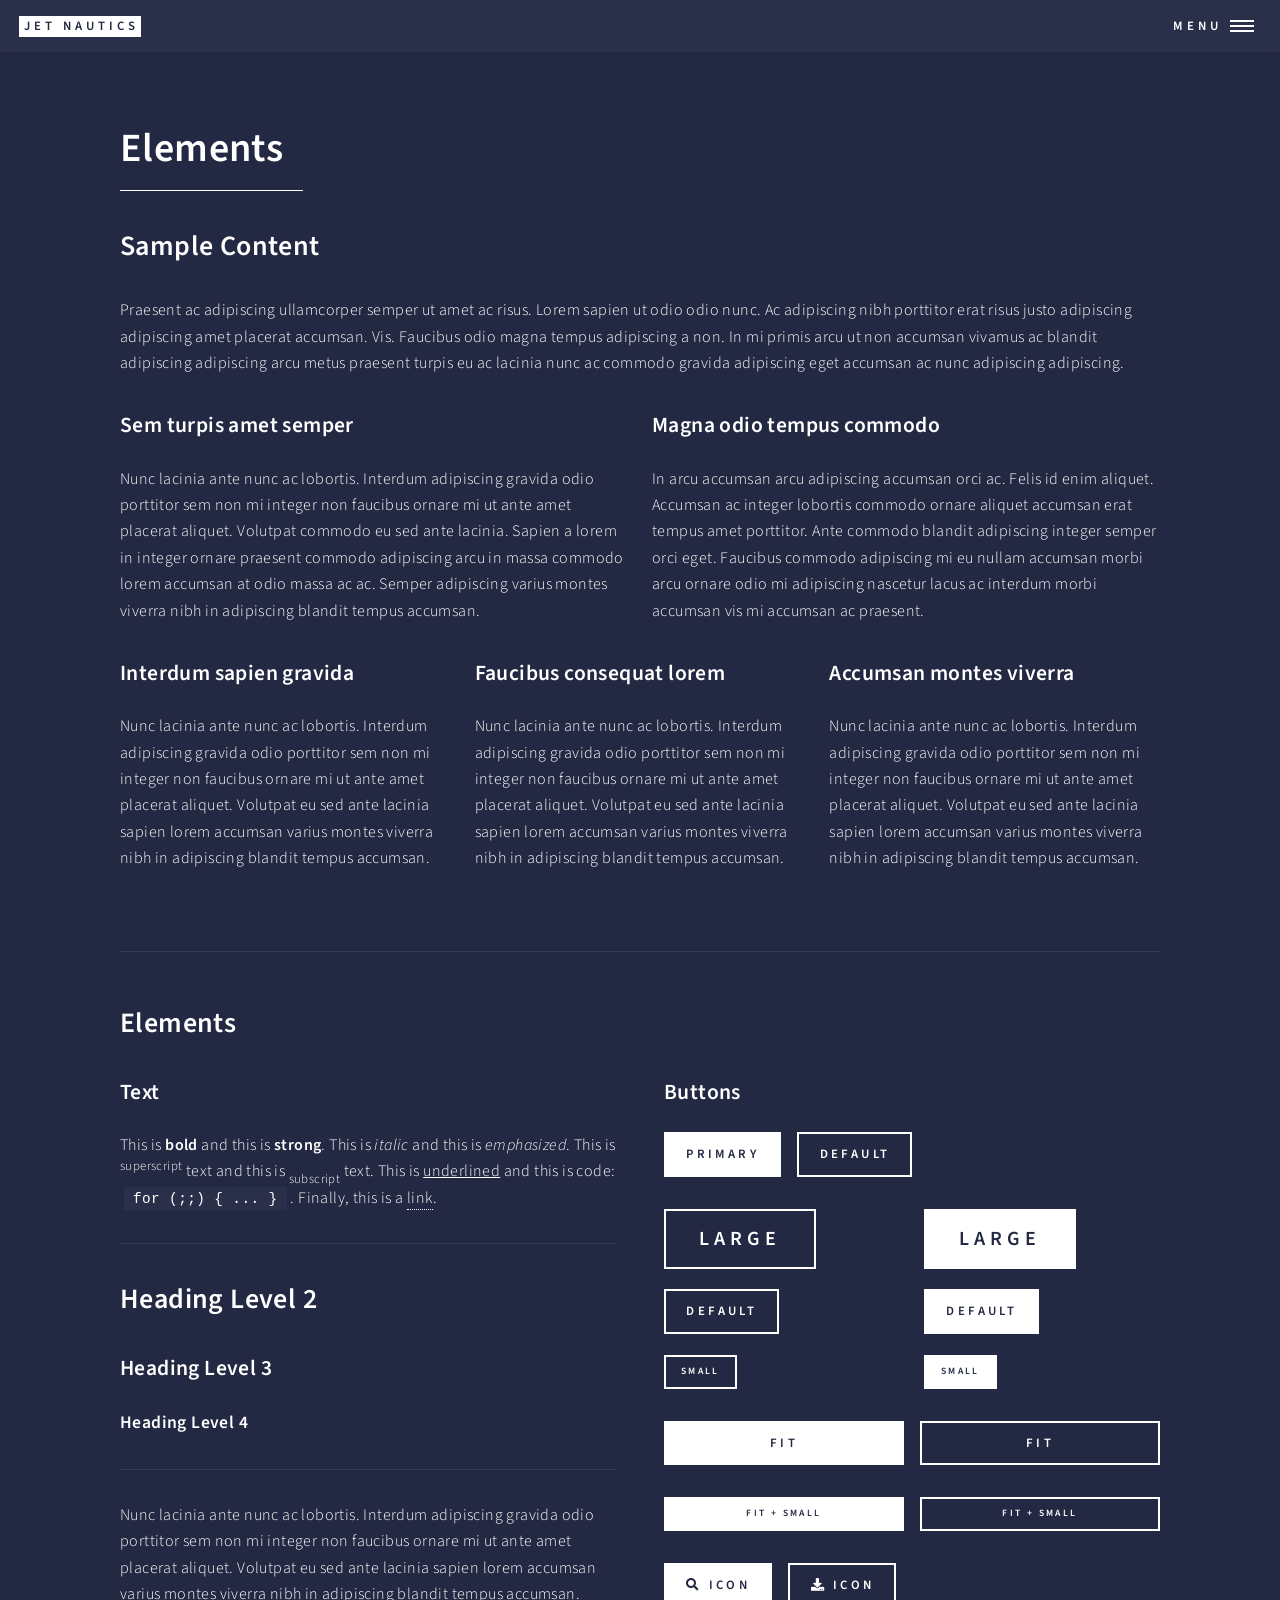
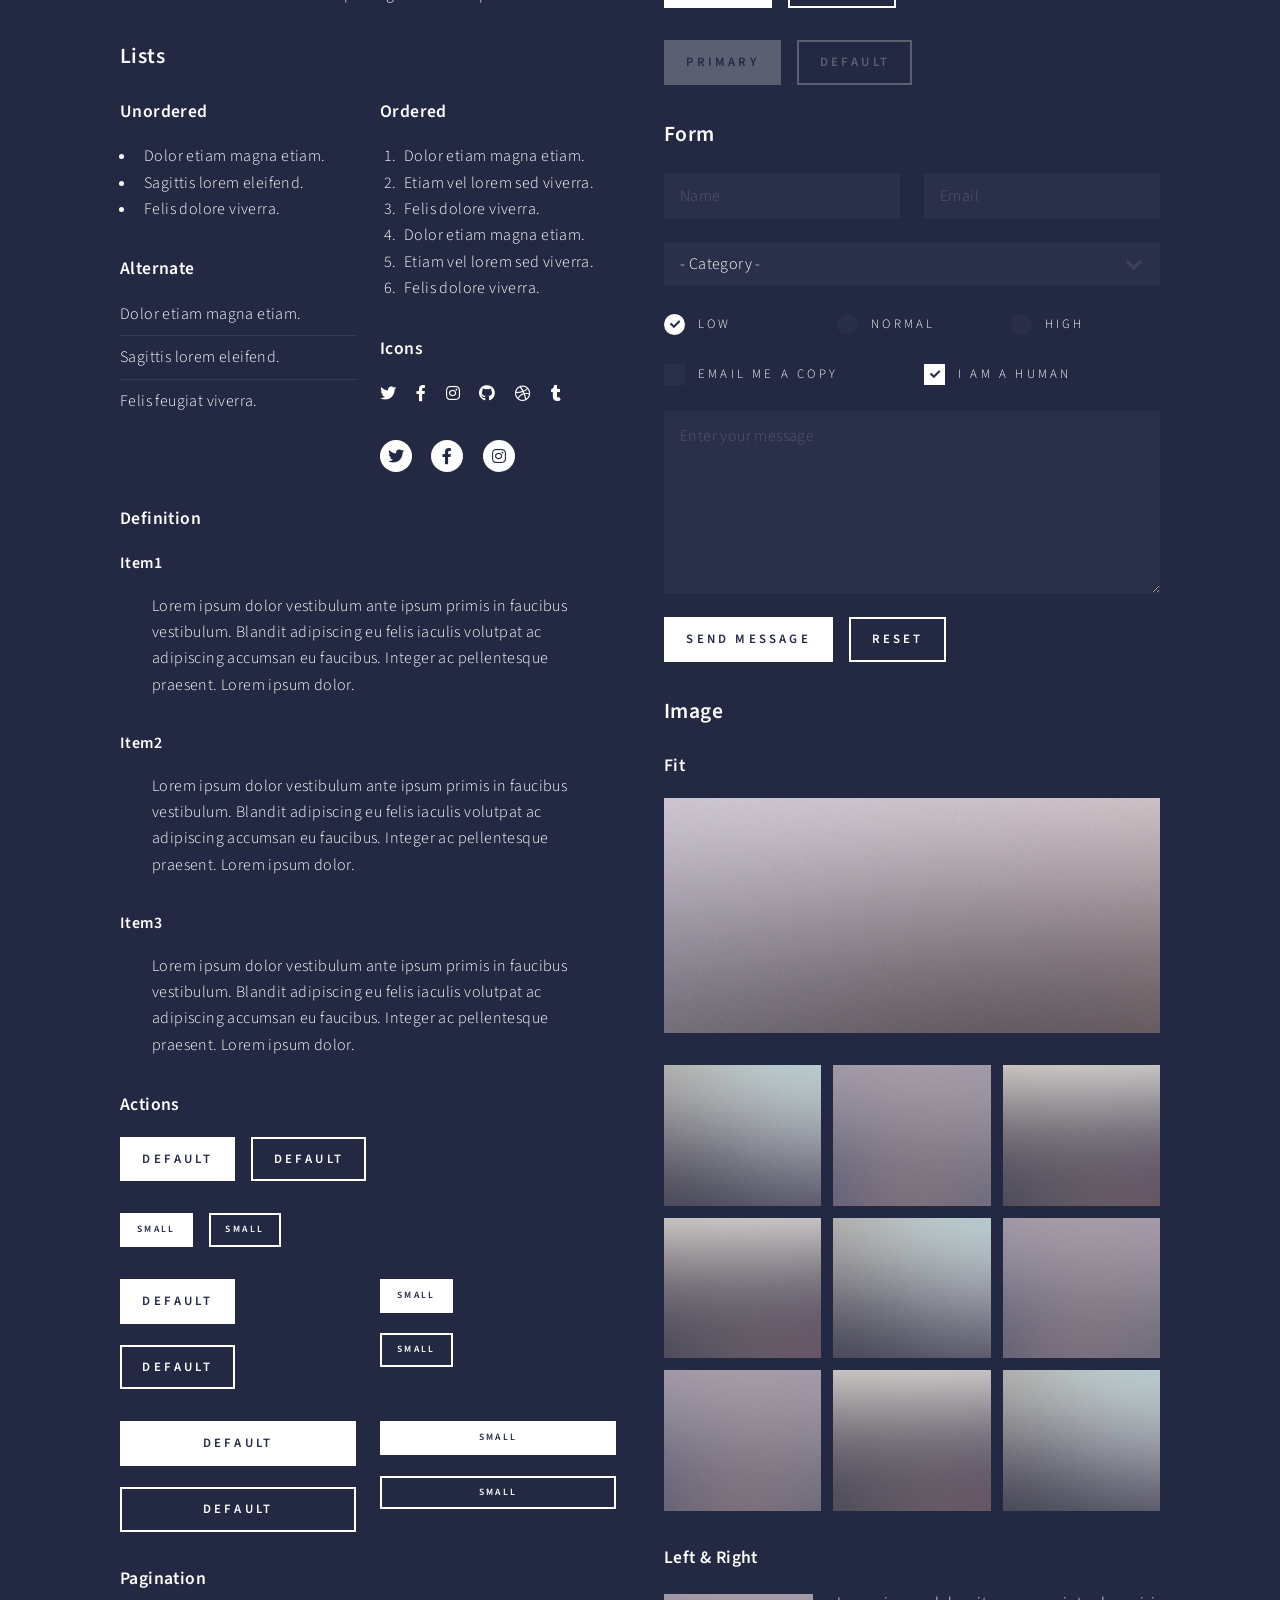
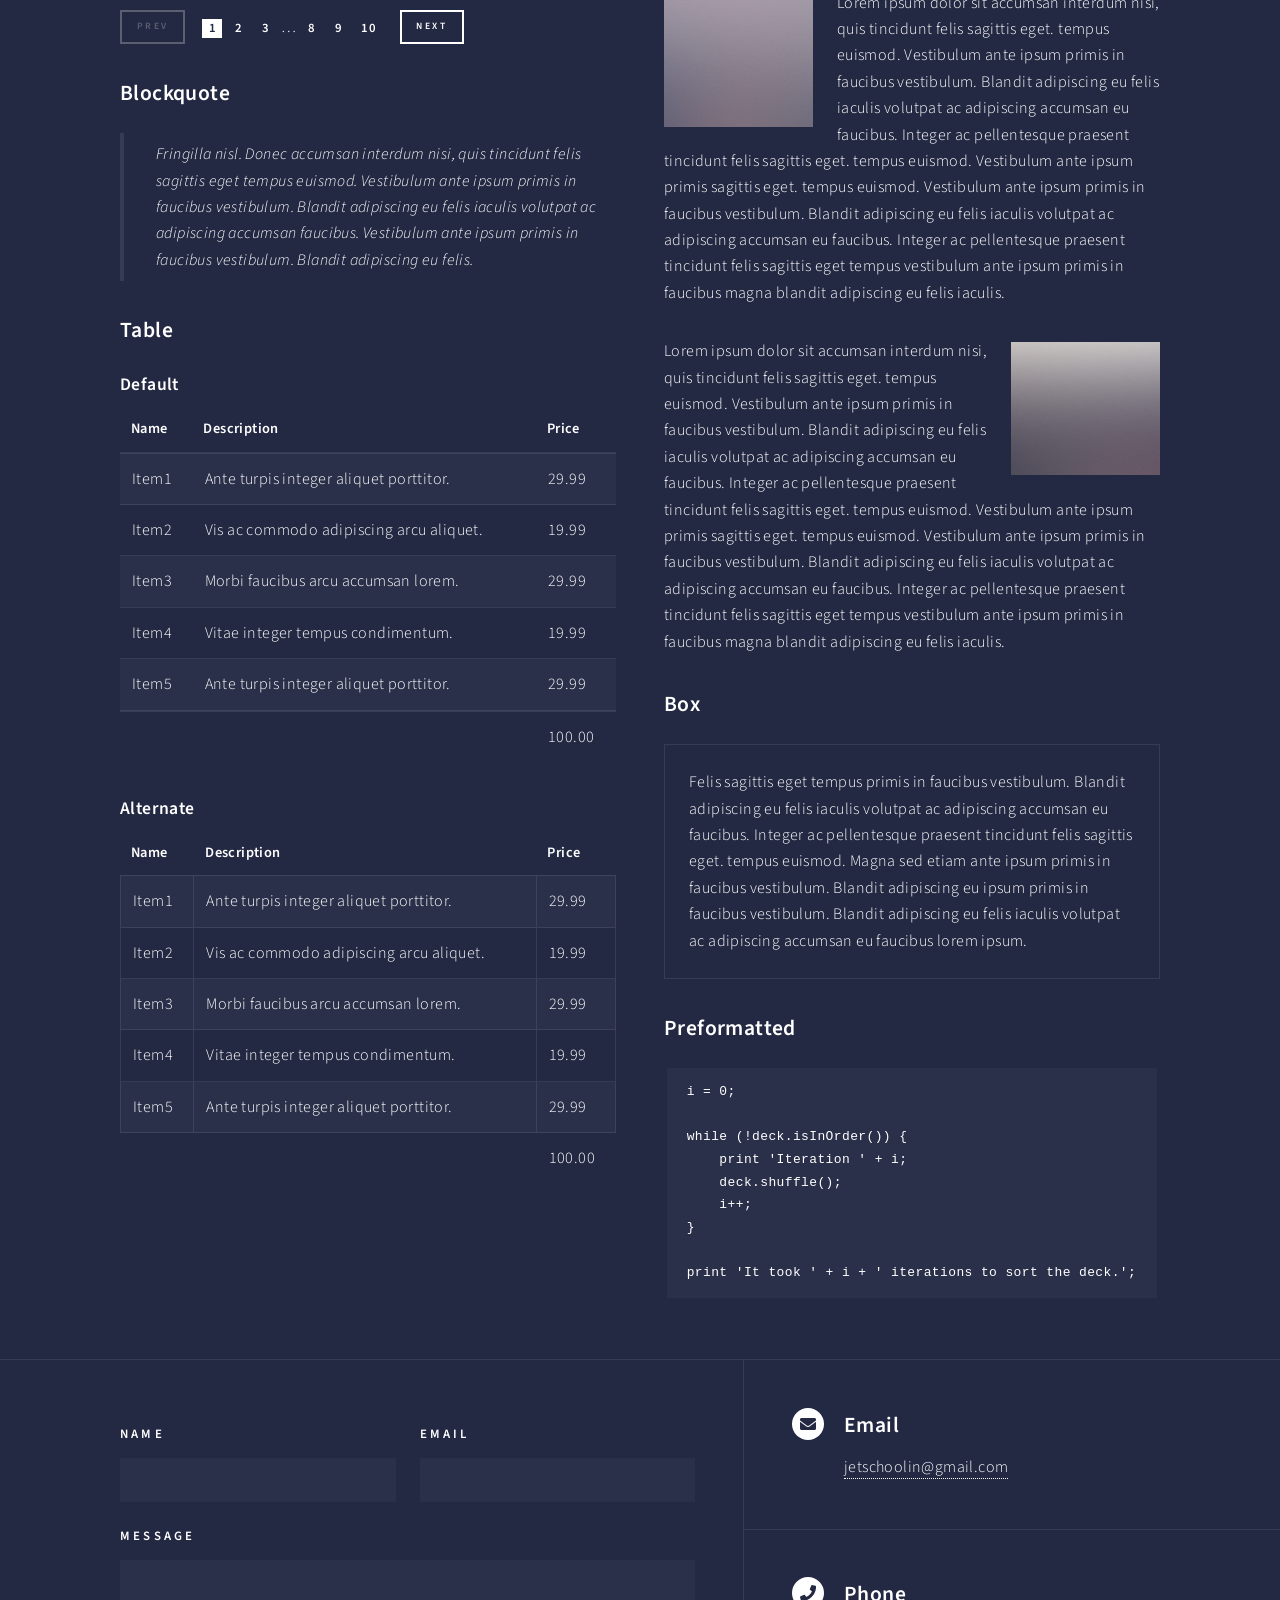
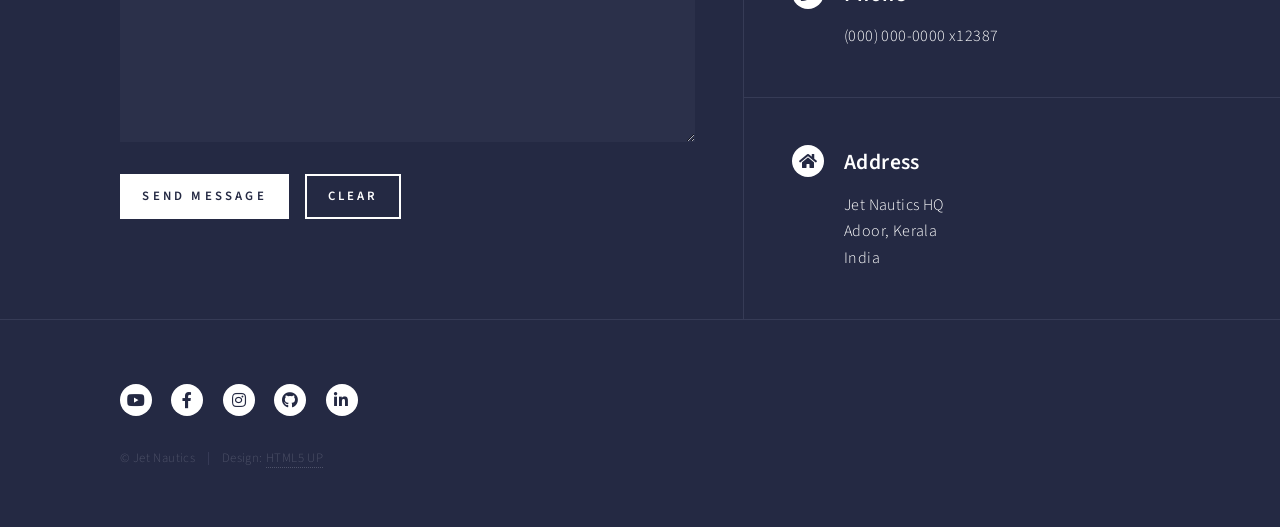
<file: elements.html>
<!DOCTYPE HTML>
<!--
	Forty by HTML5 UP
	html5up.net | @ajlkn
	Free for personal and commercial use under the CCA 3.0 license (html5up.net/license)
-->
<html>
	<head>
		<title>Jet Nautics</title>
		<meta charset="utf-8" />
		<meta name="viewport" content="width=device-width, initial-scale=1, user-scalable=no" />
		<link rel="icon" type="image/png" href="images/favicon-rounded.png" />
		<link rel="shortcut icon" type="image/png" href="images/favicon-rounded.png" />
		<link rel="stylesheet" href="assets/css/main.css" />
		<noscript><link rel="stylesheet" href="assets/css/noscript.css" /></noscript>
	</head>
	<body class="is-preload">

		<!-- Wrapper -->
			<div id="wrapper">

				<!-- Header -->
					<header id="header">
						<a href="index.html" class="logo"><strong>Jet Nautics</strong> <span></span></a>
						<nav>
							<a href="#menu">Menu</a>
						</nav>
					</header>

				<!-- Menu -->
					<nav id="menu">
						<ul class="links">
							<li><a href="index.html">Home</a></li>
							<li><a href="landing.html">Landing</a></li>
							<li><a href="generic.html">Generic</a></li>
							<li><a href="elements.html">Elements</a></li>
						</ul>
						<ul class="actions stacked">
							<li><a href="#" class="button primary fit">Get Started</a></li>
							<li><a href="#" class="button fit">Log In</a></li>
						</ul>
					</nav>

				<!-- Main -->
					<div id="main" class="alt">

						<!-- One -->
							<section id="one">
								<div class="inner">
									<header class="major">
										<h1>Elements</h1>
									</header>

									<!-- Content -->
										<h2 id="content">Sample Content</h2>
										<p>Praesent ac adipiscing ullamcorper semper ut amet ac risus. Lorem sapien ut odio odio nunc. Ac adipiscing nibh porttitor erat risus justo adipiscing adipiscing amet placerat accumsan. Vis. Faucibus odio magna tempus adipiscing a non. In mi primis arcu ut non accumsan vivamus ac blandit adipiscing adipiscing arcu metus praesent turpis eu ac lacinia nunc ac commodo gravida adipiscing eget accumsan ac nunc adipiscing adipiscing.</p>
										<div class="row">
											<div class="col-6 col-12-small">
												<h3>Sem turpis amet semper</h3>
												<p>Nunc lacinia ante nunc ac lobortis. Interdum adipiscing gravida odio porttitor sem non mi integer non faucibus ornare mi ut ante amet placerat aliquet. Volutpat commodo eu sed ante lacinia. Sapien a lorem in integer ornare praesent commodo adipiscing arcu in massa commodo lorem accumsan at odio massa ac ac. Semper adipiscing varius montes viverra nibh in adipiscing blandit tempus accumsan.</p>
											</div>
											<div class="col-6 col-12-small">
												<h3>Magna odio tempus commodo</h3>
												<p>In arcu accumsan arcu adipiscing accumsan orci ac. Felis id enim aliquet. Accumsan ac integer lobortis commodo ornare aliquet accumsan erat tempus amet porttitor. Ante commodo blandit adipiscing integer semper orci eget. Faucibus commodo adipiscing mi eu nullam accumsan morbi arcu ornare odio mi adipiscing nascetur lacus ac interdum morbi accumsan vis mi accumsan ac praesent.</p>
											</div>
											<!-- Break -->
											<div class="col-4 col-12-medium">
												<h3>Interdum sapien gravida</h3>
												<p>Nunc lacinia ante nunc ac lobortis. Interdum adipiscing gravida odio porttitor sem non mi integer non faucibus ornare mi ut ante amet placerat aliquet. Volutpat eu sed ante lacinia sapien lorem accumsan varius montes viverra nibh in adipiscing blandit tempus accumsan.</p>
											</div>
											<div class="col-4 col-12-medium">
												<h3>Faucibus consequat lorem</h3>
												<p>Nunc lacinia ante nunc ac lobortis. Interdum adipiscing gravida odio porttitor sem non mi integer non faucibus ornare mi ut ante amet placerat aliquet. Volutpat eu sed ante lacinia sapien lorem accumsan varius montes viverra nibh in adipiscing blandit tempus accumsan.</p>
											</div>
											<div class="col-4 col-12-medium">
												<h3>Accumsan montes viverra</h3>
												<p>Nunc lacinia ante nunc ac lobortis. Interdum adipiscing gravida odio porttitor sem non mi integer non faucibus ornare mi ut ante amet placerat aliquet. Volutpat eu sed ante lacinia sapien lorem accumsan varius montes viverra nibh in adipiscing blandit tempus accumsan.</p>
											</div>
										</div>

									<hr class="major" />

									<!-- Elements -->
										<h2 id="elements">Elements</h2>
										<div class="row gtr-200">
											<div class="col-6 col-12-medium">

												<!-- Text stuff -->
													<h3>Text</h3>
													<p>This is <b>bold</b> and this is <strong>strong</strong>. This is <i>italic</i> and this is <em>emphasized</em>.
													This is <sup>superscript</sup> text and this is <sub>subscript</sub> text.
													This is <u>underlined</u> and this is code: <code>for (;;) { ... }</code>.
													Finally, this is a <a href="#">link</a>.</p>
													<hr />
													<h2>Heading Level 2</h2>
													<h3>Heading Level 3</h3>
													<h4>Heading Level 4</h4>
													<hr />
													<p>Nunc lacinia ante nunc ac lobortis. Interdum adipiscing gravida odio porttitor sem non mi integer non faucibus ornare mi ut ante amet placerat aliquet. Volutpat eu sed ante lacinia sapien lorem accumsan varius montes viverra nibh in adipiscing blandit tempus accumsan.</p>

												<!-- Lists -->
													<h3>Lists</h3>
													<div class="row">
														<div class="col-6 col-12-small">

															<h4>Unordered</h4>
															<ul>
																<li>Dolor etiam magna etiam.</li>
																<li>Sagittis lorem eleifend.</li>
																<li>Felis dolore viverra.</li>
															</ul>

															<h4>Alternate</h4>
															<ul class="alt">
																<li>Dolor etiam magna etiam.</li>
																<li>Sagittis lorem eleifend.</li>
																<li>Felis feugiat viverra.</li>
															</ul>

														</div>
														<div class="col-6 col-12-small">

															<h4>Ordered</h4>
															<ol>
																<li>Dolor etiam magna etiam.</li>
																<li>Etiam vel lorem sed viverra.</li>
																<li>Felis dolore viverra.</li>
																<li>Dolor etiam magna etiam.</li>
																<li>Etiam vel lorem sed viverra.</li>
																<li>Felis dolore viverra.</li>
															</ol>

															<h4>Icons</h4>
															<ul class="icons">
																<li><a href="#" class="icon brands fa-twitter"><span class="label">Twitter</span></a></li>
																<li><a href="#" class="icon brands fa-facebook-f"><span class="label">Facebook</span></a></li>
																<li><a href="#" class="icon brands fa-instagram"><span class="label">Instagram</span></a></li>
																<li><a href="#" class="icon brands fa-github"><span class="label">Github</span></a></li>
																<li><a href="#" class="icon brands fa-dribbble"><span class="label">Dribbble</span></a></li>
																<li><a href="#" class="icon brands fa-tumblr"><span class="label">Tumblr</span></a></li>
															</ul>
															<ul class="icons">
																<li><a href="#" class="icon brands alt fa-twitter"><span class="label">Twitter</span></a></li>
																<li><a href="#" class="icon brands alt fa-facebook-f"><span class="label">Facebook</span></a></li>
																<li><a href="#" class="icon brands alt fa-instagram"><span class="label">Instagram</span></a></li>
															</ul>

														</div>
													</div>
													<h4>Definition</h4>
													<dl>
														<dt>Item1</dt>
														<dd>
															<p>Lorem ipsum dolor vestibulum ante ipsum primis in faucibus vestibulum. Blandit adipiscing eu felis iaculis volutpat ac adipiscing accumsan eu faucibus. Integer ac pellentesque praesent. Lorem ipsum dolor.</p>
														</dd>
														<dt>Item2</dt>
														<dd>
															<p>Lorem ipsum dolor vestibulum ante ipsum primis in faucibus vestibulum. Blandit adipiscing eu felis iaculis volutpat ac adipiscing accumsan eu faucibus. Integer ac pellentesque praesent. Lorem ipsum dolor.</p>
														</dd>
														<dt>Item3</dt>
														<dd>
															<p>Lorem ipsum dolor vestibulum ante ipsum primis in faucibus vestibulum. Blandit adipiscing eu felis iaculis volutpat ac adipiscing accumsan eu faucibus. Integer ac pellentesque praesent. Lorem ipsum dolor.</p>
														</dd>
													</dl>

													<h4>Actions</h4>
													<ul class="actions">
														<li><a href="#" class="button primary">Default</a></li>
														<li><a href="#" class="button">Default</a></li>
													</ul>
													<ul class="actions small">
														<li><a href="#" class="button primary small">Small</a></li>
														<li><a href="#" class="button small">Small</a></li>
													</ul>
													<div class="row">
														<div class="col-6 col-12-small">
															<ul class="actions stacked">
																<li><a href="#" class="button primary">Default</a></li>
																<li><a href="#" class="button">Default</a></li>
															</ul>
														</div>
														<div class="col-6 col-12-small">
															<ul class="actions stacked">
																<li><a href="#" class="button primary small">Small</a></li>
																<li><a href="#" class="button small">Small</a></li>
															</ul>
														</div>
														<div class="col-6 col-12-small">
															<ul class="actions stacked">
																<li><a href="#" class="button primary fit">Default</a></li>
																<li><a href="#" class="button fit">Default</a></li>
															</ul>
														</div>
														<div class="col-6 col-12-small">
															<ul class="actions stacked">
																<li><a href="#" class="button primary small fit">Small</a></li>
																<li><a href="#" class="button small fit">Small</a></li>
															</ul>
														</div>
													</div>

													<h4>Pagination</h4>
													<ul class="pagination">
														<li><span class="button small disabled">Prev</span></li>
														<li><a href="#" class="page active">1</a></li>
														<li><a href="#" class="page">2</a></li>
														<li><a href="#" class="page">3</a></li>
														<li><span>&hellip;</span></li>
														<li><a href="#" class="page">8</a></li>
														<li><a href="#" class="page">9</a></li>
														<li><a href="#" class="page">10</a></li>
														<li><a href="#" class="button small">Next</a></li>
													</ul>

												<!-- Blockquote -->
													<h3>Blockquote</h3>
													<blockquote>Fringilla nisl. Donec accumsan interdum nisi, quis tincidunt felis sagittis eget tempus euismod. Vestibulum ante ipsum primis in faucibus vestibulum. Blandit adipiscing eu felis iaculis volutpat ac adipiscing accumsan faucibus. Vestibulum ante ipsum primis in faucibus vestibulum. Blandit adipiscing eu felis.</blockquote>

												<!-- Table -->
													<h3>Table</h3>

													<h4>Default</h4>
													<div class="table-wrapper">
														<table>
															<thead>
																<tr>
																	<th>Name</th>
																	<th>Description</th>
																	<th>Price</th>
																</tr>
															</thead>
															<tbody>
																<tr>
																	<td>Item1</td>
																	<td>Ante turpis integer aliquet porttitor.</td>
																	<td>29.99</td>
																</tr>
																<tr>
																	<td>Item2</td>
																	<td>Vis ac commodo adipiscing arcu aliquet.</td>
																	<td>19.99</td>
																</tr>
																<tr>
																	<td>Item3</td>
																	<td> Morbi faucibus arcu accumsan lorem.</td>
																	<td>29.99</td>
																</tr>
																<tr>
																	<td>Item4</td>
																	<td>Vitae integer tempus condimentum.</td>
																	<td>19.99</td>
																</tr>
																<tr>
																	<td>Item5</td>
																	<td>Ante turpis integer aliquet porttitor.</td>
																	<td>29.99</td>
																</tr>
															</tbody>
															<tfoot>
																<tr>
																	<td colspan="2"></td>
																	<td>100.00</td>
																</tr>
															</tfoot>
														</table>
													</div>

													<h4>Alternate</h4>
													<div class="table-wrapper">
														<table class="alt">
															<thead>
																<tr>
																	<th>Name</th>
																	<th>Description</th>
																	<th>Price</th>
																</tr>
															</thead>
															<tbody>
																<tr>
																	<td>Item1</td>
																	<td>Ante turpis integer aliquet porttitor.</td>
																	<td>29.99</td>
																</tr>
																<tr>
																	<td>Item2</td>
																	<td>Vis ac commodo adipiscing arcu aliquet.</td>
																	<td>19.99</td>
																</tr>
																<tr>
																	<td>Item3</td>
																	<td> Morbi faucibus arcu accumsan lorem.</td>
																	<td>29.99</td>
																</tr>
																<tr>
																	<td>Item4</td>
																	<td>Vitae integer tempus condimentum.</td>
																	<td>19.99</td>
																</tr>
																<tr>
																	<td>Item5</td>
																	<td>Ante turpis integer aliquet porttitor.</td>
																	<td>29.99</td>
																</tr>
															</tbody>
															<tfoot>
																<tr>
																	<td colspan="2"></td>
																	<td>100.00</td>
																</tr>
															</tfoot>
														</table>
													</div>

											</div>
											<div class="col-6 col-12-medium">

												<!-- Buttons -->
													<h3>Buttons</h3>
													<ul class="actions">
														<li><a href="#" class="button primary">Primary</a></li>
														<li><a href="#" class="button">Default</a></li>
													</ul>
													<div class="row">
														<div class="col-6 col-12-xsmall">
															<ul class="actions stacked">
																<li><a href="#" class="button large">Large</a></li>
																<li><a href="#" class="button">Default</a></li>
																<li><a href="#" class="button small">Small</a></li>
															</ul>
														</div>
														<div class="col-6 col-12-xsmall">
															<ul class="actions stacked">
																<li><a href="#" class="button primary large">Large</a></li>
																<li><a href="#" class="button primary">Default</a></li>
																<li><a href="#" class="button primary small">Small</a></li>
															</ul>
														</div>
													</div>
													<ul class="actions fit">
														<li><a href="#" class="button primary fit">Fit</a></li>
														<li><a href="#" class="button fit">Fit</a></li>
													</ul>
													<ul class="actions fit small">
														<li><a href="#" class="button primary fit small">Fit + Small</a></li>
														<li><a href="#" class="button fit small">Fit + Small</a></li>
													</ul>
													<ul class="actions">
														<li><a href="#" class="button primary icon solid fa-search">Icon</a></li>
														<li><a href="#" class="button icon solid fa-download">Icon</a></li>
													</ul>
													<ul class="actions">
														<li><span class="button primary disabled">Primary</span></li>
														<li><span class="button disabled">Default</span></li>
													</ul>

												<!-- Form -->
													<h3>Form</h3>

													<form method="post" action="#">
														<div class="row gtr-uniform">
															<div class="col-6 col-12-xsmall">
																<input type="text" name="demo-name" id="demo-name" value="" placeholder="Name" />
															</div>
															<div class="col-6 col-12-xsmall">
																<input type="email" name="demo-email" id="demo-email" value="" placeholder="Email" />
															</div>
															<!-- Break -->
															<div class="col-12">
																<select name="demo-category" id="demo-category">
																	<option value="">- Category -</option>
																	<option value="1">Manufacturing</option>
																	<option value="1">Shipping</option>
																	<option value="1">Administration</option>
																	<option value="1">Human Resources</option>
																</select>
															</div>
															<!-- Break -->
															<div class="col-4 col-12-small">
																<input type="radio" id="demo-priority-low" name="demo-priority" checked>
																<label for="demo-priority-low">Low</label>
															</div>
															<div class="col-4 col-12-small">
																<input type="radio" id="demo-priority-normal" name="demo-priority">
																<label for="demo-priority-normal">Normal</label>
															</div>
															<div class="col-4 col-12-small">
																<input type="radio" id="demo-priority-high" name="demo-priority">
																<label for="demo-priority-high">High</label>
															</div>
															<!-- Break -->
															<div class="col-6 col-12-small">
																<input type="checkbox" id="demo-copy" name="demo-copy">
																<label for="demo-copy">Email me a copy</label>
															</div>
															<div class="col-6 col-12-small">
																<input type="checkbox" id="demo-human" name="demo-human" checked>
																<label for="demo-human">I am a human</label>
															</div>
															<!-- Break -->
															<div class="col-12">
																<textarea name="demo-message" id="demo-message" placeholder="Enter your message" rows="6"></textarea>
															</div>
															<!-- Break -->
															<div class="col-12">
																<ul class="actions">
																	<li><input type="submit" value="Send Message" class="primary" /></li>
																	<li><input type="reset" value="Reset" /></li>
																</ul>
															</div>
														</div>
													</form>

												<!-- Image -->
													<h3>Image</h3>

													<h4>Fit</h4>
													<span class="image fit"><img src="images/pic03.jpg" alt="" /></span>
													<div class="box alt">
														<div class="row gtr-50 gtr-uniform">
															<div class="col-4"><span class="image fit"><img src="images/pic08.jpg" alt="" /></span></div>
															<div class="col-4"><span class="image fit"><img src="images/pic09.jpg" alt="" /></span></div>
															<div class="col-4"><span class="image fit"><img src="images/pic10.jpg" alt="" /></span></div>
															<!-- Break -->
															<div class="col-4"><span class="image fit"><img src="images/pic10.jpg" alt="" /></span></div>
															<div class="col-4"><span class="image fit"><img src="images/pic08.jpg" alt="" /></span></div>
															<div class="col-4"><span class="image fit"><img src="images/pic09.jpg" alt="" /></span></div>
															<!-- Break -->
															<div class="col-4"><span class="image fit"><img src="images/pic09.jpg" alt="" /></span></div>
															<div class="col-4"><span class="image fit"><img src="images/pic10.jpg" alt="" /></span></div>
															<div class="col-4"><span class="image fit"><img src="images/pic08.jpg" alt="" /></span></div>
														</div>
													</div>

													<h4>Left &amp; Right</h4>
													<p><span class="image left"><img src="images/pic09.jpg" alt="" /></span>Lorem ipsum dolor sit accumsan interdum nisi, quis tincidunt felis sagittis eget. tempus euismod. Vestibulum ante ipsum primis in faucibus vestibulum. Blandit adipiscing eu felis iaculis volutpat ac adipiscing accumsan eu faucibus. Integer ac pellentesque praesent tincidunt felis sagittis eget. tempus euismod. Vestibulum ante ipsum primis sagittis eget. tempus euismod. Vestibulum ante ipsum primis in faucibus vestibulum. Blandit adipiscing eu felis iaculis volutpat ac adipiscing accumsan eu faucibus. Integer ac pellentesque praesent tincidunt felis sagittis eget tempus vestibulum ante ipsum primis in faucibus magna blandit adipiscing eu felis iaculis.</p>
													<p><span class="image right"><img src="images/pic10.jpg" alt="" /></span>Lorem ipsum dolor sit accumsan interdum nisi, quis tincidunt felis sagittis eget. tempus euismod. Vestibulum ante ipsum primis in faucibus vestibulum. Blandit adipiscing eu felis iaculis volutpat ac adipiscing accumsan eu faucibus. Integer ac pellentesque praesent tincidunt felis sagittis eget. tempus euismod. Vestibulum ante ipsum primis sagittis eget. tempus euismod. Vestibulum ante ipsum primis in faucibus vestibulum. Blandit adipiscing eu felis iaculis volutpat ac adipiscing accumsan eu faucibus. Integer ac pellentesque praesent tincidunt felis sagittis eget tempus vestibulum ante ipsum primis in faucibus magna blandit adipiscing eu felis iaculis.</p>

												<!-- Box -->
													<h3>Box</h3>
													<div class="box">
														<p>Felis sagittis eget tempus primis in faucibus vestibulum. Blandit adipiscing eu felis iaculis volutpat ac adipiscing accumsan eu faucibus. Integer ac pellentesque praesent tincidunt felis sagittis eget. tempus euismod. Magna sed etiam ante ipsum primis in faucibus vestibulum. Blandit adipiscing eu ipsum primis in faucibus vestibulum. Blandit adipiscing eu felis iaculis volutpat ac adipiscing accumsan eu faucibus lorem ipsum.</p>
													</div>

												<!-- Preformatted Code -->
													<h3>Preformatted</h3>
													<pre><code>i = 0;

while (!deck.isInOrder()) {
    print 'Iteration ' + i;
    deck.shuffle();
    i++;
}

print 'It took ' + i + ' iterations to sort the deck.';
</code></pre>

											</div>
										</div>

								</div>
							</section>

					</div>

				<!-- Contact -->
					<section id="contact">
						<div class="inner">
							<section>
								<form method="post" action="#">
									<div class="fields">
										<div class="field half">
											<label for="name">Name</label>
											<input type="text" name="name" id="name" />
										</div>
										<div class="field half">
											<label for="email">Email</label>
											<input type="text" name="email" id="email" />
										</div>
										<div class="field">
											<label for="message">Message</label>
											<textarea name="message" id="message" rows="6"></textarea>
										</div>
									</div>
									<ul class="actions">
										<li><input type="submit" value="Send Message" class="primary" /></li>
										<li><input type="reset" value="Clear" /></li>
									</ul>
								</form>
							</section>
							<section class="split">
								<section>
									<div class="contact-method">
										<span class="icon solid alt fa-envelope"></span>
										<h3>Email</h3>
											<a href="mailto:jetschoolin@gmail.com">jetschoolin@gmail.com</a>
										</div>
									</section>
									<section>
										<div class="contact-method">
											<span class="icon solid alt fa-phone"></span>
											<h3>Phone</h3>
											<span>(000) 000-0000 x12387</span>
										</div>
									</section>
									<section>
										<div class="contact-method">
											<span class="icon solid alt fa-home"></span>
											<h3>Address</h3>
											<span>Jet Nautics HQ<br />
											Adoor, Kerala<br />
											India</span>
										</div>
									</section>
								</section>
							</div>
						</section>

					<!-- Footer -->
						<footer id="footer">
							<div class="inner">
								<ul class="icons">
									<li><a href="https://www.youtube.com/@JetNautics" class="icon brands alt fa-youtube"><span class="label">YouTube</span></a></li>
									<li><a href="https://www.facebook.com/profile.php?id=100063732291288" class="icon brands alt fa-facebook-f"><span class="label">Facebook</span></a></li>
									<li><a href="https://www.instagram.com/jetnautics_official/" class="icon brands alt fa-instagram"><span class="label">Instagram</span></a></li>
									<li><a href="#" class="icon brands alt fa-github"><span class="label">GitHub</span></a></li>
									<li><a href="https://www.linkedin.com/company/jetnautics/about/?viewAsMember=true" class="icon brands alt fa-linkedin-in"><span class="label">LinkedIn</span></a></li>
								</ul>
								<ul class="copyright">
									<li>&copy; Jet Nautics</li><li>Design: <a href="https://html5up.net">HTML5 UP</a></li>
			</div>

		<!-- Scripts -->
			<script src="assets/js/jquery.min.js"></script>
			<script src="assets/js/jquery.scrolly.min.js"></script>
			<script src="assets/js/jquery.scrollex.min.js"></script>
			<script src="assets/js/browser.min.js"></script>
			<script src="assets/js/breakpoints.min.js"></script>
			<script src="assets/js/util.js"></script>
			<script src="assets/js/main.js"></script>

	</body>
</html>
</file>
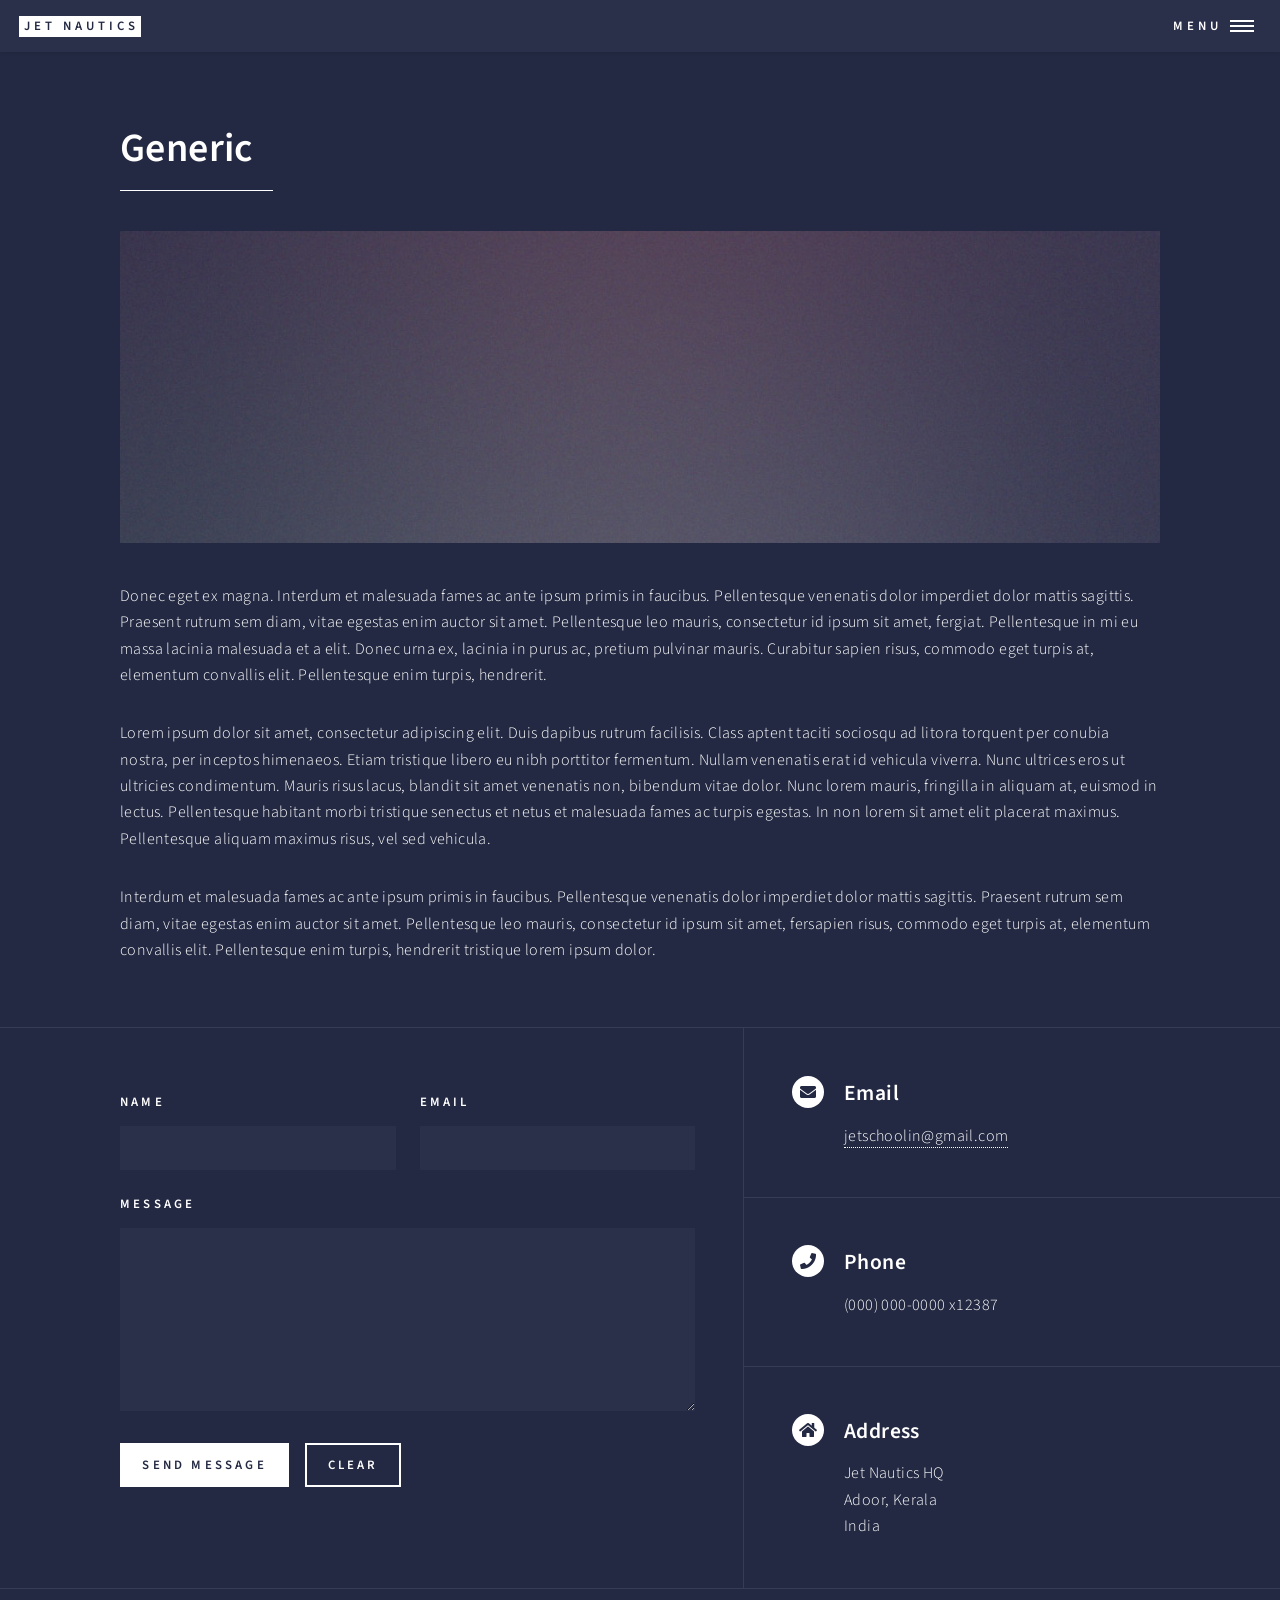
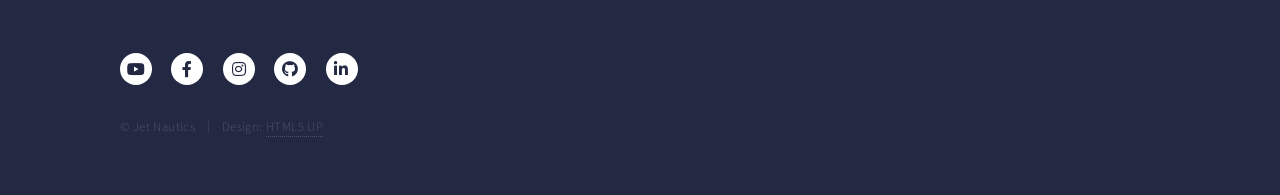
<file: generic.html>
<!DOCTYPE HTML>
<!--
	Forty by HTML5 UP
	html5up.net | @ajlkn
	Free for personal and commercial use under the CCA 3.0 license (html5up.net/license)
-->
<html>
	<head>
		<title>Jet Nautics</title>
		<meta charset="utf-8" />
		<meta name="viewport" content="width=device-width, initial-scale=1, user-scalable=no" />
		<link rel="icon" type="image/png" href="images/favicon-rounded.png" />
		<link rel="shortcut icon" type="image/png" href="images/favicon-rounded.png" />
		<link rel="stylesheet" href="assets/css/main.css" />
		<noscript><link rel="stylesheet" href="assets/css/noscript.css" /></noscript>
	</head>
	<body class="is-preload">

		<!-- Wrapper -->
			<div id="wrapper">

				<!-- Header -->
					<header id="header">
						<a href="index.html" class="logo"><strong>Jet Nautics</strong> <span></span></a>
						<nav>
							<a href="#menu">Menu</a>
						</nav>
					</header>

				<!-- Menu -->
					<nav id="menu">
						<ul class="links">
							<li><a href="index.html">Home</a></li>
							<li><a href="landing.html">Landing</a></li>
							<li><a href="generic.html">Generic</a></li>
							<li><a href="elements.html">Elements</a></li>
						</ul>
						<ul class="actions stacked">
							<li><a href="#" class="button primary fit">Get Started</a></li>
							<li><a href="#" class="button fit">Log In</a></li>
						</ul>
					</nav>

				<!-- Main -->
					<div id="main" class="alt">

						<!-- One -->
							<section id="one">
								<div class="inner">
									<header class="major">
										<h1>Generic</h1>
									</header>
									<span class="image main"><img src="images/pic11.jpg" alt="" /></span>
									<p>Donec eget ex magna. Interdum et malesuada fames ac ante ipsum primis in faucibus. Pellentesque venenatis dolor imperdiet dolor mattis sagittis. Praesent rutrum sem diam, vitae egestas enim auctor sit amet. Pellentesque leo mauris, consectetur id ipsum sit amet, fergiat. Pellentesque in mi eu massa lacinia malesuada et a elit. Donec urna ex, lacinia in purus ac, pretium pulvinar mauris. Curabitur sapien risus, commodo eget turpis at, elementum convallis elit. Pellentesque enim turpis, hendrerit.</p>
									<p>Lorem ipsum dolor sit amet, consectetur adipiscing elit. Duis dapibus rutrum facilisis. Class aptent taciti sociosqu ad litora torquent per conubia nostra, per inceptos himenaeos. Etiam tristique libero eu nibh porttitor fermentum. Nullam venenatis erat id vehicula viverra. Nunc ultrices eros ut ultricies condimentum. Mauris risus lacus, blandit sit amet venenatis non, bibendum vitae dolor. Nunc lorem mauris, fringilla in aliquam at, euismod in lectus. Pellentesque habitant morbi tristique senectus et netus et malesuada fames ac turpis egestas. In non lorem sit amet elit placerat maximus. Pellentesque aliquam maximus risus, vel sed vehicula.</p>
									<p>Interdum et malesuada fames ac ante ipsum primis in faucibus. Pellentesque venenatis dolor imperdiet dolor mattis sagittis. Praesent rutrum sem diam, vitae egestas enim auctor sit amet. Pellentesque leo mauris, consectetur id ipsum sit amet, fersapien risus, commodo eget turpis at, elementum convallis elit. Pellentesque enim turpis, hendrerit tristique lorem ipsum dolor.</p>
								</div>
							</section>

					</div>

				<!-- Contact -->
					<section id="contact">
						<div class="inner">
							<section>
								<form method="post" action="#">
									<div class="fields">
										<div class="field half">
											<label for="name">Name</label>
											<input type="text" name="name" id="name" />
										</div>
										<div class="field half">
											<label for="email">Email</label>
											<input type="text" name="email" id="email" />
										</div>
										<div class="field">
											<label for="message">Message</label>
											<textarea name="message" id="message" rows="6"></textarea>
										</div>
									</div>
									<ul class="actions">
										<li><input type="submit" value="Send Message" class="primary" /></li>
										<li><input type="reset" value="Clear" /></li>
									</ul>
								</form>
							</section>
							<section class="split">
								<section>
									<div class="contact-method">
										<span class="icon solid alt fa-envelope"></span>
										<h3>Email</h3>
											<a href="mailto:jetschoolin@gmail.com">jetschoolin@gmail.com</a>
										</div>
									</section>
									<section>
										<div class="contact-method">
											<span class="icon solid alt fa-phone"></span>
											<h3>Phone</h3>
											<span>(000) 000-0000 x12387</span>
										</div>
									</section>
									<section>
										<div class="contact-method">
											<span class="icon solid alt fa-home"></span>
											<h3>Address</h3>
											<span>Jet Nautics HQ<br />
											Adoor, Kerala<br />
											India</span>
										</div>
									</section>
								</section>
							</div>
						</section>

					<!-- Footer -->
						<footer id="footer">
							<div class="inner">
								<ul class="icons">
									<li><a href="https://www.youtube.com/@JetNautics" class="icon brands alt fa-youtube"><span class="label">YouTube</span></a></li>
									<li><a href="https://www.facebook.com/profile.php?id=100063732291288" class="icon brands alt fa-facebook-f"><span class="label">Facebook</span></a></li>
									<li><a href="https://www.instagram.com/jetnautics_official/" class="icon brands alt fa-instagram"><span class="label">Instagram</span></a></li>
									<li><a href="#" class="icon brands alt fa-github"><span class="label">GitHub</span></a></li>
									<li><a href="https://www.linkedin.com/company/jetnautics/about/?viewAsMember=true" class="icon brands alt fa-linkedin-in"><span class="label">LinkedIn</span></a></li>
								</ul>
								<ul class="copyright">
									<li>&copy; Jet Nautics</li><li>Design: <a href="https://html5up.net">HTML5 UP</a></li>
			</div>

		<!-- Scripts -->
			<script src="assets/js/jquery.min.js"></script>
			<script src="assets/js/jquery.scrolly.min.js"></script>
			<script src="assets/js/jquery.scrollex.min.js"></script>
			<script src="assets/js/browser.min.js"></script>
			<script src="assets/js/breakpoints.min.js"></script>
			<script src="assets/js/util.js"></script>
			<script src="assets/js/main.js"></script>

	</body>
</html>
</file>
<file: assets/css/noscript.css>
/*
	Forty by HTML5 UP
	html5up.net | @ajlkn
	Free for personal and commercial use under the CCA 3.0 license (html5up.net/license)
*/

/* Banner */

	body.is-preload #banner:after {
		opacity: 0.85;
	}

	body.is-preload #banner > .inner {
		-moz-filter: none;
		-webkit-filter: none;
		-ms-filter: none;
		filter: none;
		-moz-transform: none;
		-webkit-transform: none;
		-ms-transform: none;
		transform: none;
		opacity: 1;
	}
</file>
<file: assets/css/main.css>
@import url(fontawesome-all.min.css);
@import url("https://fonts.googleapis.com/css?family=Source+Sans+Pro:300,300italic,600,600italic");

/*
	Forty by HTML5 UP
	html5up.net | @ajlkn
	Free for personal and commercial use under the CCA 3.0 license (html5up.net/license)
*/

html, body, div, span, applet, object,
iframe, h1, h2, h3, h4, h5, h6, p, blockquote,
pre, a, abbr, acronym, address, big, cite,
code, del, dfn, em, img, ins, kbd, q, s, samp,
small, strike, strong, sub, sup, tt, var, b,
u, i, center, dl, dt, dd, ol, ul, li, fieldset,
form, label, legend, table, caption, tbody,
tfoot, thead, tr, th, td, article, aside,
canvas, details, embed, figure, figcaption,
footer, header, hgroup, menu, nav, output, ruby,
section, summary, time, mark, audio, video {
	margin: 0;
	padding: 0;
	border: 0;
	font-size: 100%;
	font: inherit;
	vertical-align: baseline;}

article, aside, details, figcaption, figure,
footer, header, hgroup, menu, nav, section {
	display: block;}

body {
	line-height: 1;
}

ol, ul {
	list-style: none;
}

blockquote, q {
	quotes: none;
}

	blockquote:before, blockquote:after, q:before, q:after {
		content: '';
		content: none;
	}

table {
	border-collapse: collapse;
	border-spacing: 0;
}

body {
	-webkit-text-size-adjust: none;
}

mark {
	background-color: transparent;
	color: inherit;
}

input::-moz-focus-inner {
	border: 0;
	padding: 0;
}

input, select, textarea {
	-moz-appearance: none;
	-webkit-appearance: none;
	-ms-appearance: none;
	appearance: none;
}

/* Basic */

	@-ms-viewport {
		width: device-width;
	}

	body {
		-ms-overflow-style: scrollbar;
	}

	@media screen and (max-width: 480px) {

		html, body {
			min-width: 320px;
		}

	}

	html {
		box-sizing: border-box;
	}

	*, *:before, *:after {
		box-sizing: inherit;
	}

	body {
		background: #242943;
	}

		body.is-preload *, body.is-preload *:before, body.is-preload *:after {
			-moz-animation: none !important;
			-webkit-animation: none !important;
			-ms-animation: none !important;
			animation: none !important;
			-moz-transition: none !important;
			-webkit-transition: none !important;
			-ms-transition: none !important;
			transition: none !important;
		}

/* Type */

	body, input, select, textarea {
		color: #ffffff;
		font-family: "Source Sans Pro", Helvetica, sans-serif;
		font-size: 17pt;
		font-weight: 300;
		letter-spacing: 0.025em;
		line-height: 1.65;
	}

		@media screen and (max-width: 1680px) {

			body, input, select, textarea {
				font-size: 14pt;
			}

		}

		@media screen and (max-width: 1280px) {

			body, input, select, textarea {
				font-size: 12pt;
			}

		}

		@media screen and (max-width: 360px) {

			body, input, select, textarea {
				font-size: 11pt;
			}

		}

	a {
		-moz-transition: color 0.2s ease-in-out, border-bottom-color 0.2s ease-in-out;
		-webkit-transition: color 0.2s ease-in-out, border-bottom-color 0.2s ease-in-out;
		-ms-transition: color 0.2s ease-in-out, border-bottom-color 0.2s ease-in-out;
		transition: color 0.2s ease-in-out, border-bottom-color 0.2s ease-in-out;
		border-bottom: dotted 1px;
		color: inherit;
		text-decoration: none;
	}

		a:hover {
			border-bottom-color: transparent;
			color: #9bf1ff !important;
		}

		a:active {
			color: #53e3fb !important;
		}

	strong, b {
		color: #ffffff;
		font-weight: 600;
	}

	em, i {
		font-style: italic;
	}

	p {
		margin: 0 0 2em 0;
	}

	h1, h2, h3, h4, h5, h6 {
		color: #ffffff;
		font-weight: 600;
		line-height: 1.65;
		margin: 0 0 1em 0;
	}

		h1 a, h2 a, h3 a, h4 a, h5 a, h6 a {
			color: inherit;
			border-bottom: 0;
		}

	h1 {
		font-size: 2.5em;
	}

	h2 {
		font-size: 1.75em;
	}

	h3 {
		font-size: 1.35em;
	}

	h4 {
		font-size: 1.1em;
	}

	h5 {
		font-size: 0.9em;
	}

	h6 {
		font-size: 0.7em;
	}

	@media screen and (max-width: 736px) {

		h1 {
			font-size: 2em;
		}

		h2 {
			font-size: 1.5em;
		}

		h3 {
			font-size: 1.25em;
		}

	}

	sub {
		font-size: 0.8em;
		position: relative;
		top: 0.5em;
	}

	sup {
		font-size: 0.8em;
		position: relative;
		top: -0.5em;
	}

	blockquote {
		border-left: solid 4px rgba(212, 212, 255, 0.1);
		font-style: italic;
		margin: 0 0 2em 0;
		padding: 0.5em 0 0.5em 2em;
	}

	code {
		background: rgba(212, 212, 255, 0.035);
		font-family: "Courier New", monospace;
		font-size: 0.9em;
		margin: 0 0.25em;
		padding: 0.25em 0.65em;
	}

	pre {
		-webkit-overflow-scrolling: touch;
		font-family: "Courier New", monospace;
		font-size: 0.9em;
		margin: 0 0 2em 0;
	}

		pre code {
			display: block;
			line-height: 1.75;
			padding: 1em 1.5em;
			overflow-x: auto;
		}

	hr {
		border: 0;
		border-bottom: solid 1px rgba(212, 212, 255, 0.1);
		margin: 2em 0;
	}

		hr.major {
			margin: 3em 0;
		}

	.align-left {
		text-align: left;
	}

	.align-center {
		text-align: center;
	}

	.align-right {
		text-align: right;
	}

/* Row */

	.row {
		display: flex;
		flex-wrap: wrap;
		box-sizing: border-box;
		align-items: stretch;
	}

		.row > * {
			box-sizing: border-box;
		}

		.row.gtr-uniform > * > :last-child {
			margin-bottom: 0;
		}

		.row.aln-left {
			justify-content: flex-start;
		}

		.row.aln-center {
			justify-content: center;
		}

		.row.aln-right {
			justify-content: flex-end;
		}

		.row.aln-top {
			align-items: flex-start;
		}

		.row.aln-middle {
			align-items: center;
		}

		.row.aln-bottom {
			align-items: flex-end;
		}

		.row > .imp {
			order: -1;
		}

		.row > .col-1 {
			width: 8.33333%;
		}

		.row > .off-1 {
			margin-left: 8.33333%;
		}

		.row > .col-2 {
			width: 16.66667%;
		}

		.row > .off-2 {
			margin-left: 16.66667%;
		}

		.row > .col-3 {
			width: 25%;
		}

		.row > .off-3 {
			margin-left: 25%;
		}

		.row > .col-4 {
			width: 33.33333%;
		}

		.row > .off-4 {
			margin-left: 33.33333%;
		}

		.row > .col-5 {
			width: 41.66667%;
		}

		.row > .off-5 {
			margin-left: 41.66667%;
		}

		.row > .col-6 {
			width: 50%;
		}

		.row > .off-6 {
			margin-left: 50%;
		}

		.row > .col-7 {
			width: 58.33333%;
		}

		.row > .off-7 {
			margin-left: 58.33333%;
		}

		.row > .col-8 {
			width: 66.66667%;
		}

		.row > .off-8 {
			margin-left: 66.66667%;
		}

		.row > .col-9 {
			width: 75%;
		}

		.row > .off-9 {
			margin-left: 75%;
		}

		.row > .col-10 {
			width: 83.33333%;
		}

		.row > .off-10 {
			margin-left: 83.33333%;
		}

		.row > .col-11 {
			width: 91.66667%;
		}

		.row > .off-11 {
			margin-left: 91.66667%;
		}

		.row > .col-12 {
			width: 100%;
		}

		.row > .off-12 {
			margin-left: 100%;
		}

		.row.gtr-0 {
			margin-top: 0;
			margin-left: 0em;
		}

			.row.gtr-0 > * {
				padding: 0 0 0 0em;
			}

			.row.gtr-0.gtr-uniform {
				margin-top: 0em;
			}

				.row.gtr-0.gtr-uniform > * {
					padding-top: 0em;
				}

		.row.gtr-25 {
			margin-top: 0;
			margin-left: -0.5em;
		}

			.row.gtr-25 > * {
				padding: 0 0 0 0.5em;
			}

			.row.gtr-25.gtr-uniform {
				margin-top: -0.5em;
			}

				.row.gtr-25.gtr-uniform > * {
					padding-top: 0.5em;
				}

		.row.gtr-50 {
			margin-top: 0;
			margin-left: -1em;
		}

			.row.gtr-50 > * {
				padding: 0 0 0 1em;
			}

			.row.gtr-50.gtr-uniform {
				margin-top: -1em;
			}

				.row.gtr-50.gtr-uniform > * {
					padding-top: 1em;
				}

		.row {
			margin-top: 0;
			margin-left: -2em;
		}

			.row > * {
				padding: 0 0 0 2em;
			}

			.row.gtr-uniform {
				margin-top: -2em;
			}

				.row.gtr-uniform > * {
					padding-top: 2em;
				}

		.row.gtr-150 {
			margin-top: 0;
			margin-left: -3em;
		}

			.row.gtr-150 > * {
				padding: 0 0 0 3em;
			}

			.row.gtr-150.gtr-uniform {
				margin-top: -3em;
			}

				.row.gtr-150.gtr-uniform > * {
					padding-top: 3em;
				}

		.row.gtr-200 {
			margin-top: 0;
			margin-left: -4em;
		}

			.row.gtr-200 > * {
				padding: 0 0 0 4em;
			}

			.row.gtr-200.gtr-uniform {
				margin-top: -4em;
			}

				.row.gtr-200.gtr-uniform > * {
					padding-top: 4em;
				}

		@media screen and (max-width: 1680px) {

			.row {
				display: flex;
				flex-wrap: wrap;
				box-sizing: border-box;
				align-items: stretch;
			}

				.row > * {
					box-sizing: border-box;
				}

				.row.gtr-uniform > * > :last-child {
					margin-bottom: 0;
				}

				.row.aln-left {
					justify-content: flex-start;
				}

				.row.aln-center {
					justify-content: center;
				}

				.row.aln-right {
					justify-content: flex-end;
				}

				.row.aln-top {
					align-items: flex-start;
				}

				.row.aln-middle {
					align-items: center;
				}

				.row.aln-bottom {
					align-items: flex-end;
				}

				.row > .imp-xlarge {
					order: -1;
				}

				.row > .col-1-xlarge {
					width: 8.33333%;
				}

				.row > .off-1-xlarge {
					margin-left: 8.33333%;
				}

				.row > .col-2-xlarge {
					width: 16.66667%;
				}

				.row > .off-2-xlarge {
					margin-left: 16.66667%;
				}

				.row > .col-3-xlarge {
					width: 25%;
				}

				.row > .off-3-xlarge {
					margin-left: 25%;
				}

				.row > .col-4-xlarge {
					width: 33.33333%;
				}

				.row > .off-4-xlarge {
					margin-left: 33.33333%;
				}

				.row > .col-5-xlarge {
					width: 41.66667%;
				}

				.row > .off-5-xlarge {
					margin-left: 41.66667%;
				}

				.row > .col-6-xlarge {
					width: 50%;
				}

				.row > .off-6-xlarge {
					margin-left: 50%;
				}

				.row > .col-7-xlarge {
					width: 58.33333%;
				}

				.row > .off-7-xlarge {
					margin-left: 58.33333%;
				}

				.row > .col-8-xlarge {
					width: 66.66667%;
				}

				.row > .off-8-xlarge {
					margin-left: 66.66667%;
				}

				.row > .col-9-xlarge {
					width: 75%;
				}

				.row > .off-9-xlarge {
					margin-left: 75%;
				}

				.row > .col-10-xlarge {
					width: 83.33333%;
				}

				.row > .off-10-xlarge {
					margin-left: 83.33333%;
				}

				.row > .col-11-xlarge {
					width: 91.66667%;
				}

				.row > .off-11-xlarge {
					margin-left: 91.66667%;
				}

				.row > .col-12-xlarge {
					width: 100%;
				}

				.row > .off-12-xlarge {
					margin-left: 100%;
				}

				.row.gtr-0 {
					margin-top: 0;
					margin-left: 0em;
				}

					.row.gtr-0 > * {
						padding: 0 0 0 0em;
					}

					.row.gtr-0.gtr-uniform {
						margin-top: 0em;
					}

						.row.gtr-0.gtr-uniform > * {
							padding-top: 0em;
						}

				.row.gtr-25 {
					margin-top: 0;
					margin-left: -0.5em;
				}

					.row.gtr-25 > * {
						padding: 0 0 0 0.5em;
					}

					.row.gtr-25.gtr-uniform {
						margin-top: -0.5em;
					}

						.row.gtr-25.gtr-uniform > * {
							padding-top: 0.5em;
						}

				.row.gtr-50 {
					margin-top: 0;
					margin-left: -1em;
				}

					.row.gtr-50 > * {
						padding: 0 0 0 1em;
					}

					.row.gtr-50.gtr-uniform {
						margin-top: -1em;
					}

						.row.gtr-50.gtr-uniform > * {
							padding-top: 1em;
						}

				.row {
					margin-top: 0;
					margin-left: -2em;
				}

					.row > * {
						padding: 0 0 0 2em;
					}

					.row.gtr-uniform {
						margin-top: -2em;
					}

						.row.gtr-uniform > * {
							padding-top: 2em;
						}

				.row.gtr-150 {
					margin-top: 0;
					margin-left: -3em;
				}

					.row.gtr-150 > * {
						padding: 0 0 0 3em;
					}

					.row.gtr-150.gtr-uniform {
						margin-top: -3em;
					}

						.row.gtr-150.gtr-uniform > * {
							padding-top: 3em;
						}

				.row.gtr-200 {
					margin-top: 0;
					margin-left: -4em;
				}

					.row.gtr-200 > * {
						padding: 0 0 0 4em;
					}

					.row.gtr-200.gtr-uniform {
						margin-top: -4em;
					}

						.row.gtr-200.gtr-uniform > * {
							padding-top: 4em;
						}

		}

		@media screen and (max-width: 1280px) {

			.row {
				display: flex;
				flex-wrap: wrap;
				box-sizing: border-box;
				align-items: stretch;
			}

				.row > * {
					box-sizing: border-box;
				}

				.row.gtr-uniform > * > :last-child {
					margin-bottom: 0;
				}

				.row.aln-left {
					justify-content: flex-start;
				}

				.row.aln-center {
					justify-content: center;
				}

				.row.aln-right {
					justify-content: flex-end;
				}

				.row.aln-top {
					align-items: flex-start;
				}

				.row.aln-middle {
					align-items: center;
				}

				.row.aln-bottom {
					align-items: flex-end;
				}

				.row > .imp-large {
					order: -1;
				}

				.row > .col-1-large {
					width: 8.33333%;
				}

				.row > .off-1-large {
					margin-left: 8.33333%;
				}

				.row > .col-2-large {
					width: 16.66667%;
				}

				.row > .off-2-large {
					margin-left: 16.66667%;
				}

				.row > .col-3-large {
					width: 25%;
				}

				.row > .off-3-large {
					margin-left: 25%;
				}

				.row > .col-4-large {
					width: 33.33333%;
				}

				.row > .off-4-large {
					margin-left: 33.33333%;
				}

				.row > .col-5-large {
					width: 41.66667%;
				}

				.row > .off-5-large {
					margin-left: 41.66667%;
				}

				.row > .col-6-large {
					width: 50%;
				}

				.row > .off-6-large {
					margin-left: 50%;
				}

				.row > .col-7-large {
					width: 58.33333%;
				}

				.row > .off-7-large {
					margin-left: 58.33333%;
				}

				.row > .col-8-large {
					width: 66.66667%;
				}

				.row > .off-8-large {
					margin-left: 66.66667%;
				}

				.row > .col-9-large {
					width: 75%;
				}

				.row > .off-9-large {
					margin-left: 75%;
				}

				.row > .col-10-large {
					width: 83.33333%;
				}

				.row > .off-10-large {
					margin-left: 83.33333%;
				}

				.row > .col-11-large {
					width: 91.66667%;
				}

				.row > .off-11-large {
					margin-left: 91.66667%;
				}

				.row > .col-12-large {
					width: 100%;
				}

				.row > .off-12-large {
					margin-left: 100%;
				}

				.row.gtr-0 {
					margin-top: 0;
					margin-left: 0em;
				}

					.row.gtr-0 > * {
						padding: 0 0 0 0em;
					}

					.row.gtr-0.gtr-uniform {
						margin-top: 0em;
					}

						.row.gtr-0.gtr-uniform > * {
							padding-top: 0em;
						}

				.row.gtr-25 {
					margin-top: 0;
					margin-left: -0.375em;
				}

					.row.gtr-25 > * {
						padding: 0 0 0 0.375em;
					}

					.row.gtr-25.gtr-uniform {
						margin-top: -0.375em;
					}

						.row.gtr-25.gtr-uniform > * {
							padding-top: 0.375em;
						}

				.row.gtr-50 {
					margin-top: 0;
					margin-left: -0.75em;
				}

					.row.gtr-50 > * {
						padding: 0 0 0 0.75em;
					}

					.row.gtr-50.gtr-uniform {
						margin-top: -0.75em;
					}

						.row.gtr-50.gtr-uniform > * {
							padding-top: 0.75em;
						}

				.row {
					margin-top: 0;
					margin-left: -1.5em;
				}

					.row > * {
						padding: 0 0 0 1.5em;
					}

					.row.gtr-uniform {
						margin-top: -1.5em;
					}

						.row.gtr-uniform > * {
							padding-top: 1.5em;
						}

				.row.gtr-150 {
					margin-top: 0;
					margin-left: -2.25em;
				}

					.row.gtr-150 > * {
						padding: 0 0 0 2.25em;
					}

					.row.gtr-150.gtr-uniform {
						margin-top: -2.25em;
					}

						.row.gtr-150.gtr-uniform > * {
							padding-top: 2.25em;
						}

				.row.gtr-200 {
					margin-top: 0;
					margin-left: -3em;
				}

					.row.gtr-200 > * {
						padding: 0 0 0 3em;
					}

					.row.gtr-200.gtr-uniform {
						margin-top: -3em;
					}

						.row.gtr-200.gtr-uniform > * {
							padding-top: 3em;
						}

		}

		@media screen and (max-width: 980px) {

			.row {
				display: flex;
				flex-wrap: wrap;
				box-sizing: border-box;
				align-items: stretch;
			}

				.row > * {
					box-sizing: border-box;
				}

				.row.gtr-uniform > * > :last-child {
					margin-bottom: 0;
				}

				.row.aln-left {
					justify-content: flex-start;
				}

				.row.aln-center {
					justify-content: center;
				}

				.row.aln-right {
					justify-content: flex-end;
				}

				.row.aln-top {
					align-items: flex-start;
				}

				.row.aln-middle {
					align-items: center;
				}

				.row.aln-bottom {
					align-items: flex-end;
				}

				.row > .imp-medium {
					order: -1;
				}

				.row > .col-1-medium {
					width: 8.33333%;
				}

				.row > .off-1-medium {
					margin-left: 8.33333%;
				}

				.row > .col-2-medium {
					width: 16.66667%;
				}

				.row > .off-2-medium {
					margin-left: 16.66667%;
				}

				.row > .col-3-medium {
					width: 25%;
				}

				.row > .off-3-medium {
					margin-left: 25%;
				}

				.row > .col-4-medium {
					width: 33.33333%;
				}

				.row > .off-4-medium {
					margin-left: 33.33333%;
				}

				.row > .col-5-medium {
					width: 41.66667%;
				}

				.row > .off-5-medium {
					margin-left: 41.66667%;
				}

				.row > .col-6-medium {
					width: 50%;
				}

				.row > .off-6-medium {
					margin-left: 50%;
				}

				.row > .col-7-medium {
					width: 58.33333%;
				}

				.row > .off-7-medium {
					margin-left: 58.33333%;
				}

				.row > .col-8-medium {
					width: 66.66667%;
				}

				.row > .off-8-medium {
					margin-left: 66.66667%;
				}

				.row > .col-9-medium {
					width: 75%;
				}

				.row > .off-9-medium {
					margin-left: 75%;
				}

				.row > .col-10-medium {
					width: 83.33333%;
				}

				.row > .off-10-medium {
					margin-left: 83.33333%;
				}

				.row > .col-11-medium {
					width: 91.66667%;
				}

				.row > .off-11-medium {
					margin-left: 91.66667%;
				}

				.row > .col-12-medium {
					width: 100%;
				}

				.row > .off-12-medium {
					margin-left: 100%;
				}

				.row.gtr-0 {
					margin-top: 0;
					margin-left: 0em;
				}

					.row.gtr-0 > * {
						padding: 0 0 0 0em;
					}

					.row.gtr-0.gtr-uniform {
						margin-top: 0em;
					}

						.row.gtr-0.gtr-uniform > * {
							padding-top: 0em;
						}

				.row.gtr-25 {
					margin-top: 0;
					margin-left: -0.375em;
				}

					.row.gtr-25 > * {
						padding: 0 0 0 0.375em;
					}

					.row.gtr-25.gtr-uniform {
						margin-top: -0.375em;
					}

						.row.gtr-25.gtr-uniform > * {
							padding-top: 0.375em;
						}

				.row.gtr-50 {
					margin-top: 0;
					margin-left: -0.75em;
				}

					.row.gtr-50 > * {
						padding: 0 0 0 0.75em;
					}

					.row.gtr-50.gtr-uniform {
						margin-top: -0.75em;
					}

						.row.gtr-50.gtr-uniform > * {
							padding-top: 0.75em;
						}

				.row {
					margin-top: 0;
					margin-left: -1.5em;
				}

					.row > * {
						padding: 0 0 0 1.5em;
					}

					.row.gtr-uniform {
						margin-top: -1.5em;
					}

						.row.gtr-uniform > * {
							padding-top: 1.5em;
						}

				.row.gtr-150 {
					margin-top: 0;
					margin-left: -2.25em;
				}

					.row.gtr-150 > * {
						padding: 0 0 0 2.25em;
					}

					.row.gtr-150.gtr-uniform {
						margin-top: -2.25em;
					}

						.row.gtr-150.gtr-uniform > * {
							padding-top: 2.25em;
						}

				.row.gtr-200 {
					margin-top: 0;
					margin-left: -3em;
				}

					.row.gtr-200 > * {
						padding: 0 0 0 3em;
					}

					.row.gtr-200.gtr-uniform {
						margin-top: -3em;
					}

						.row.gtr-200.gtr-uniform > * {
							padding-top: 3em;
						}

		}

		@media screen and (max-width: 736px) {

			.row {
				display: flex;
				flex-wrap: wrap;
				box-sizing: border-box;
				align-items: stretch;
			}

				.row > * {
					box-sizing: border-box;
				}

				.row.gtr-uniform > * > :last-child {
					margin-bottom: 0;
				}

				.row.aln-left {
					justify-content: flex-start;
				}

				.row.aln-center {
					justify-content: center;
				}

				.row.aln-right {
					justify-content: flex-end;
				}

				.row.aln-top {
					align-items: flex-start;
				}

				.row.aln-middle {
					align-items: center;
				}

				.row.aln-bottom {
					align-items: flex-end;
				}

				.row > .imp-small {
					order: -1;
				}

				.row > .col-1-small {
					width: 8.33333%;
				}

				.row > .off-1-small {
					margin-left: 8.33333%;
				}

				.row > .col-2-small {
					width: 16.66667%;
				}

				.row > .off-2-small {
					margin-left: 16.66667%;
				}

				.row > .col-3-small {
					width: 25%;
				}

				.row > .off-3-small {
					margin-left: 25%;
				}

				.row > .col-4-small {
					width: 33.33333%;
				}

				.row > .off-4-small {
					margin-left: 33.33333%;
				}

				.row > .col-5-small {
					width: 41.66667%;
				}

				.row > .off-5-small {
					margin-left: 41.66667%;
				}

				.row > .col-6-small {
					width: 50%;
				}

				.row > .off-6-small {
					margin-left: 50%;
				}

				.row > .col-7-small {
					width: 58.33333%;
				}

				.row > .off-7-small {
					margin-left: 58.33333%;
				}

				.row > .col-8-small {
					width: 66.66667%;
				}

				.row > .off-8-small {
					margin-left: 66.66667%;
				}

				.row > .col-9-small {
					width: 75%;
				}

				.row > .off-9-small {
					margin-left: 75%;
				}

				.row > .col-10-small {
					width: 83.33333%;
				}

				.row > .off-10-small {
					margin-left: 83.33333%;
				}

				.row > .col-11-small {
					width: 91.66667%;
				}

				.row > .off-11-small {
					margin-left: 91.66667%;
				}

				.row > .col-12-small {
					width: 100%;
				}

				.row > .off-12-small {
					margin-left: 100%;
				}

				.row.gtr-0 {
					margin-top: 0;
					margin-left: 0em;
				}

					.row.gtr-0 > * {
						padding: 0 0 0 0em;
					}

					.row.gtr-0.gtr-uniform {
						margin-top: 0em;
					}

						.row.gtr-0.gtr-uniform > * {
							padding-top: 0em;
						}

				.row.gtr-25 {
					margin-top: 0;
					margin-left: -0.3125em;
				}

					.row.gtr-25 > * {
						padding: 0 0 0 0.3125em;
					}

					.row.gtr-25.gtr-uniform {
						margin-top: -0.3125em;
					}

						.row.gtr-25.gtr-uniform > * {
							padding-top: 0.3125em;
						}

				.row.gtr-50 {
					margin-top: 0;
					margin-left: -0.625em;
				}

					.row.gtr-50 > * {
						padding: 0 0 0 0.625em;
					}

					.row.gtr-50.gtr-uniform {
						margin-top: -0.625em;
					}

						.row.gtr-50.gtr-uniform > * {
							padding-top: 0.625em;
						}

				.row {
					margin-top: 0;
					margin-left: -1.25em;
				}

					.row > * {
						padding: 0 0 0 1.25em;
					}

					.row.gtr-uniform {
						margin-top: -1.25em;
					}

						.row.gtr-uniform > * {
							padding-top: 1.25em;
						}

				.row.gtr-150 {
					margin-top: 0;
					margin-left: -1.875em;
				}

					.row.gtr-150 > * {
						padding: 0 0 0 1.875em;
					}

					.row.gtr-150.gtr-uniform {
						margin-top: -1.875em;
					}

						.row.gtr-150.gtr-uniform > * {
							padding-top: 1.875em;
						}

				.row.gtr-200 {
					margin-top: 0;
					margin-left: -2.5em;
				}

					.row.gtr-200 > * {
						padding: 0 0 0 2.5em;
					}

					.row.gtr-200.gtr-uniform {
						margin-top: -2.5em;
					}

						.row.gtr-200.gtr-uniform > * {
							padding-top: 2.5em;
						}

		}

		@media screen and (max-width: 480px) {

			.row {
				display: flex;
				flex-wrap: wrap;
				box-sizing: border-box;
				align-items: stretch;
			}

				.row > * {
					box-sizing: border-box;
				}

				.row.gtr-uniform > * > :last-child {
					margin-bottom: 0;
				}

				.row.aln-left {
					justify-content: flex-start;
				}

				.row.aln-center {
					justify-content: center;
				}

				.row.aln-right {
					justify-content: flex-end;
				}

				.row.aln-top {
					align-items: flex-start;
				}

				.row.aln-middle {
					align-items: center;
				}

				.row.aln-bottom {
					align-items: flex-end;
				}

				.row > .imp-xsmall {
					order: -1;
				}

				.row > .col-1-xsmall {
					width: 8.33333%;
				}

				.row > .off-1-xsmall {
					margin-left: 8.33333%;
				}

				.row > .col-2-xsmall {
					width: 16.66667%;
				}

				.row > .off-2-xsmall {
					margin-left: 16.66667%;
				}

				.row > .col-3-xsmall {
					width: 25%;
				}

				.row > .off-3-xsmall {
					margin-left: 25%;
				}

				.row > .col-4-xsmall {
					width: 33.33333%;
				}

				.row > .off-4-xsmall {
					margin-left: 33.33333%;
				}

				.row > .col-5-xsmall {
					width: 41.66667%;
				}

				.row > .off-5-xsmall {
					margin-left: 41.66667%;
				}

				.row > .col-6-xsmall {
					width: 50%;
				}

				.row > .off-6-xsmall {
					margin-left: 50%;
				}

				.row > .col-7-xsmall {
					width: 58.33333%;
				}

				.row > .off-7-xsmall {
					margin-left: 58.33333%;
				}

				.row > .col-8-xsmall {
					width: 66.66667%;
				}

				.row > .off-8-xsmall {
					margin-left: 66.66667%;
				}

				.row > .col-9-xsmall {
					width: 75%;
				}

				.row > .off-9-xsmall {
					margin-left: 75%;
				}

				.row > .col-10-xsmall {
					width: 83.33333%;
				}

				.row > .off-10-xsmall {
					margin-left: 83.33333%;
				}

				.row > .col-11-xsmall {
					width: 91.66667%;
				}

				.row > .off-11-xsmall {
					margin-left: 91.66667%;
				}

				.row > .col-12-xsmall {
					width: 100%;
				}

				.row > .off-12-xsmall {
					margin-left: 100%;
				}

				.row.gtr-0 {
					margin-top: 0;
					margin-left: 0em;
				}

					.row.gtr-0 > * {
						padding: 0 0 0 0em;
					}

					.row.gtr-0.gtr-uniform {
						margin-top: 0em;
					}

						.row.gtr-0.gtr-uniform > * {
							padding-top: 0em;
						}

				.row.gtr-25 {
					margin-top: 0;
					margin-left: -0.3125em;
				}

					.row.gtr-25 > * {
						padding: 0 0 0 0.3125em;
					}

					.row.gtr-25.gtr-uniform {
						margin-top: -0.3125em;
					}

						.row.gtr-25.gtr-uniform > * {
							padding-top: 0.3125em;
						}

				.row.gtr-50 {
					margin-top: 0;
					margin-left: -0.625em;
				}

					.row.gtr-50 > * {
						padding: 0 0 0 0.625em;
					}

					.row.gtr-50.gtr-uniform {
						margin-top: -0.625em;
					}

						.row.gtr-50.gtr-uniform > * {
							padding-top: 0.625em;
						}

				.row {
					margin-top: 0;
					margin-left: -1.25em;
				}

					.row > * {
						padding: 0 0 0 1.25em;
					}

					.row.gtr-uniform {
						margin-top: -1.25em;
					}

						.row.gtr-uniform > * {
							padding-top: 1.25em;
						}

				.row.gtr-150 {
					margin-top: 0;
					margin-left: -1.875em;
				}

					.row.gtr-150 > * {
						padding: 0 0 0 1.875em;
					}

					.row.gtr-150.gtr-uniform {
						margin-top: -1.875em;
					}

						.row.gtr-150.gtr-uniform > * {
							padding-top: 1.875em;
						}

				.row.gtr-200 {
					margin-top: 0;
					margin-left: -2.5em;
				}

					.row.gtr-200 > * {
						padding: 0 0 0 2.5em;
					}

					.row.gtr-200.gtr-uniform {
						margin-top: -2.5em;
					}

						.row.gtr-200.gtr-uniform > * {
							padding-top: 2.5em;
						}

		}

/* Section/Article */

	section.special, article.special {
		text-align: center;
	}

	header.major {
		width: -moz-max-content;
		width: -webkit-max-content;
		width: -ms-max-content;
		width: max-content;
		margin-bottom: 2em;
	}

		header.major > :first-child {
			margin-bottom: 0;
			width: calc(100% + 0.5em);
		}

			header.major > :first-child:after {
				content: '';
				background-color: #ffffff;
				display: block;
				height: 1px;
				margin: 0.2em 0 0.4em 0;
				width: 100%;
			}

		header.major > p {
			font-size: 0.7em;
			font-weight: 600;
			letter-spacing: 0.25em;
			margin-bottom: 0;
			text-transform: uppercase;
		}

		body.is-ie header.major > :first-child:after {
			max-width: 9em;
		}

		body.is-ie header.major > h1:after {
			max-width: 100% !important;
		}

	@media screen and (max-width: 736px) {

		header.major > p br {
			display: none;
		}

	}

/* Form */

	form {
		margin: 0 0 2em 0;
	}

		form > :last-child {
			margin-bottom: 0;
		}

		form > .fields {
			display: -moz-flex;
			display: -webkit-flex;
			display: -ms-flex;
			display: flex;
			-moz-flex-wrap: wrap;
			-webkit-flex-wrap: wrap;
			-ms-flex-wrap: wrap;
			flex-wrap: wrap;
			width: calc(100% + 3em);
			margin: -1.5em 0 2em -1.5em;
		}

			form > .fields > .field {
				-moz-flex-grow: 0;
				-webkit-flex-grow: 0;
				-ms-flex-grow: 0;
				flex-grow: 0;
				-moz-flex-shrink: 0;
				-webkit-flex-shrink: 0;
				-ms-flex-shrink: 0;
				flex-shrink: 0;
				padding: 1.5em 0 0 1.5em;
				width: calc(100% - 1.5em);
			}

				form > .fields > .field.half {
					width: calc(50% - 0.75em);
				}

				form > .fields > .field.third {
					width: calc(100%/3 - 0.5em);
				}

				form > .fields > .field.quarter {
					width: calc(25% - 0.375em);
				}

		@media screen and (max-width: 480px) {

			form > .fields {
				width: calc(100% + 3em);
				margin: -1.5em 0 2em -1.5em;
			}

				form > .fields > .field {
					padding: 1.5em 0 0 1.5em;
					width: calc(100% - 1.5em);
				}

					form > .fields > .field.half {
						width: calc(100% - 1.5em);
					}

					form > .fields > .field.third {
						width: calc(100% - 1.5em);
					}

					form > .fields > .field.quarter {
						width: calc(100% - 1.5em);
					}

		}

	label {
		color: #ffffff;
		display: block;
		font-size: 0.8em;
		font-weight: 600;
		letter-spacing: 0.25em;
		margin: 0 0 1em 0;
		text-transform: uppercase;
	}

	input[type="text"],
	input[type="password"],
	input[type="email"],
	input[type="tel"],
	input[type="search"],
	input[type="url"],
	select,
	textarea {
		-moz-appearance: none;
		-webkit-appearance: none;
		-ms-appearance: none;
		appearance: none;
		background: rgba(212, 212, 255, 0.035);
		border: none;
		border-radius: 0;
		color: inherit;
		display: block;
		outline: 0;
		padding: 0 1em;
		text-decoration: none;
		width: 100%;
	}

		input[type="text"]:invalid,
		input[type="password"]:invalid,
		input[type="email"]:invalid,
		input[type="tel"]:invalid,
		input[type="search"]:invalid,
		input[type="url"]:invalid,
		select:invalid,
		textarea:invalid {
			box-shadow: none;
		}

		input[type="text"]:focus,
		input[type="password"]:focus,
		input[type="email"]:focus,
		input[type="tel"]:focus,
		input[type="search"]:focus,
		input[type="url"]:focus,
		select:focus,
		textarea:focus {
			border-color: #9bf1ff;
			box-shadow: 0 0 0 2px #9bf1ff;
		}

	select {
		background-image: url("data:image/svg+xml;charset=utf8,%3Csvg xmlns='http://www.w3.org/2000/svg' width='40' height='40' preserveAspectRatio='none' viewBox='0 0 40 40'%3E%3Cpath d='M9.4,12.3l10.4,10.4l10.4-10.4c0.2-0.2,0.5-0.4,0.9-0.4c0.3,0,0.6,0.1,0.9,0.4l3.3,3.3c0.2,0.2,0.4,0.5,0.4,0.9 c0,0.4-0.1,0.6-0.4,0.9L20.7,31.9c-0.2,0.2-0.5,0.4-0.9,0.4c-0.3,0-0.6-0.1-0.9-0.4L4.3,17.3c-0.2-0.2-0.4-0.5-0.4-0.9 c0-0.4,0.1-0.6,0.4-0.9l3.3-3.3c0.2-0.2,0.5-0.4,0.9-0.4S9.1,12.1,9.4,12.3z' fill='rgba(212, 212, 255, 0.1)' /%3E%3C/svg%3E");
		background-size: 1.25rem;
		background-repeat: no-repeat;
		background-position: calc(100% - 1rem) center;
		height: 2.75em;
		padding-right: 2.75em;
		text-overflow: ellipsis;
	}

		select option {
			color: #ffffff;
			background: #242943;
		}

		select:focus::-ms-value {
			background-color: transparent;
		}

		select::-ms-expand {
			display: none;
		}

	input[type="text"],
	input[type="password"],
	input[type="email"],
	input[type="tel"],
	input[type="search"],
	input[type="url"],
	select {
		height: 2.75em;
	}

	textarea {
		padding: 0.75em 1em;
	}

	input[type="checkbox"],
	input[type="radio"] {
		-moz-appearance: none;
		-webkit-appearance: none;
		-ms-appearance: none;
		appearance: none;
		display: block;
		float: left;
		margin-right: -2em;
		opacity: 0;
		width: 1em;
		z-index: -1;
	}

		input[type="checkbox"] + label,
		input[type="radio"] + label {
			text-decoration: none;
			color: #ffffff;
			cursor: pointer;
			display: inline-block;
			font-weight: 300;
			padding-left: 2.65em;
			padding-right: 0.75em;
			position: relative;
		}

			input[type="checkbox"] + label:before,
			input[type="radio"] + label:before {
				-moz-osx-font-smoothing: grayscale;
				-webkit-font-smoothing: antialiased;
				display: inline-block;
				font-style: normal;
				font-variant: normal;
				text-rendering: auto;
				line-height: 1;
				text-transform: none !important;
				font-family: 'Font Awesome 5 Free';
				font-weight: 900;
			}

			input[type="checkbox"] + label:before,
			input[type="radio"] + label:before {
				background: rgba(212, 212, 255, 0.035);
				content: '';
				display: inline-block;
				font-size: 0.8em;
				height: 2.0625em;
				left: 0;
				letter-spacing: 0;
				line-height: 2.0625em;
				position: absolute;
				text-align: center;
				top: 0;
				width: 2.0625em;
			}

		input[type="checkbox"]:checked + label:before,
		input[type="radio"]:checked + label:before {
			background: #ffffff;
			border-color: #9bf1ff;
			content: '\f00c';
			color: #242943;
		}

		input[type="checkbox"]:focus + label:before,
		input[type="radio"]:focus + label:before {
			box-shadow: 0 0 0 2px #9bf1ff;
		}

	input[type="radio"] + label:before {
		border-radius: 100%;
	}

	::-webkit-input-placeholder {
		color: rgba(244, 244, 255, 0.2) !important;
		opacity: 1.0;
	}

	:-moz-placeholder {
		color: rgba(244, 244, 255, 0.2) !important;
		opacity: 1.0;
	}

	::-moz-placeholder {
		color: rgba(244, 244, 255, 0.2) !important;
		opacity: 1.0;
	}

	:-ms-input-placeholder {
		color: rgba(244, 244, 255, 0.2) !important;
		opacity: 1.0;
	}

/* Box */

	.box {
		border: solid 1px rgba(212, 212, 255, 0.1);
		margin-bottom: 2em;
		padding: 1.5em;
	}

		.box > :last-child,
		.box > :last-child > :last-child,
		.box > :last-child > :last-child > :last-child {
			margin-bottom: 0;
		}

		.box.alt {
			border: 0;
			border-radius: 0;
			padding: 0;
		}

/* Icon */

	.icon {
		text-decoration: none;
		border-bottom: none;
		position: relative;
	}

		.icon:before {
			-moz-osx-font-smoothing: grayscale;
			-webkit-font-smoothing: antialiased;
			display: inline-block;
			font-style: normal;
			font-variant: normal;
			text-rendering: auto;
			line-height: 1;
			text-transform: none !important;
			font-family: 'Font Awesome 5 Free';
			font-weight: 400;
		}

		.icon > .label {
			display: none;
		}

		.icon:before {
			line-height: inherit;
		}

		.icon.solid:before {
			font-weight: 900;
		}

		.icon.brands:before {
			font-family: 'Font Awesome 5 Brands';
		}

		.icon.alt:before {
			background-color: #ffffff;
			border-radius: 100%;
			color: #242943;
			display: inline-block;
			height: 2em;
			line-height: 2em;
			text-align: center;
			width: 2em;
		}

	a.icon.alt:before {
		-moz-transition: background-color 0.2s ease-in-out;
		-webkit-transition: background-color 0.2s ease-in-out;
		-ms-transition: background-color 0.2s ease-in-out;
		transition: background-color 0.2s ease-in-out;
	}

	a.icon.alt:hover:before {
		background-color: #6fc3df;
	}

	a.icon.alt:active:before {
		background-color: #37a6cb;
	}

/* Image */

	.image {
		border: 0;
		display: inline-block;
		position: relative;
	}

		.image img {
			display: block;
		}

		.image.left, .image.right {
			max-width: 30%;
		}

			.image.left img, .image.right img {
				width: 100%;
			}

		.image.left {
			float: left;
			margin: 0 1.5em 1.25em 0;
			top: 0.25em;
		}

		.image.right {
			float: right;
			margin: 0 0 1.25em 1.5em;
			top: 0.25em;
		}

		.image.fit {
			display: block;
			margin: 0 0 2em 0;
			width: 100%;
		}

			.image.fit img {
				width: 100%;
			}

		.image.main {
			display: block;
			margin: 2.5em 0;
			width: 100%;
		}

			.image.main img {
				width: 100%;
			}

			@media screen and (max-width: 736px) {

				.image.main {
					margin: 1.5em 0;
				}

			}

/* List */

	ol {
		list-style: decimal;
		margin: 0 0 2em 0;
		padding-left: 1.25em;
	}

		ol li {
			padding-left: 0.25em;
		}

	ul {
		list-style: disc;
		margin: 0 0 2em 0;
		padding-left: 1em;
	}

		ul li {
			padding-left: 0.5em;
		}

		ul.alt {
			list-style: none;
			padding-left: 0;
		}

			ul.alt li {
				border-top: solid 1px rgba(212, 212, 255, 0.1);
				padding: 0.5em 0;
			}

				ul.alt li:first-child {
					border-top: 0;
					padding-top: 0;
				}

	dl {
		margin: 0 0 2em 0;
	}

		dl dt {
			display: block;
			font-weight: 600;
			margin: 0 0 1em 0;
		}

		dl dd {
			margin-left: 2em;
		}

/* Actions */

	ul.actions {
		display: -moz-flex;
		display: -webkit-flex;
		display: -ms-flex;
		display: flex;
		cursor: default;
		list-style: none;
		margin-left: -1em;
		padding-left: 0;
	}

		ul.actions li {
			padding: 0 0 0 1em;
			vertical-align: middle;
		}

		ul.actions.special {
			-moz-justify-content: center;
			-webkit-justify-content: center;
			-ms-justify-content: center;
			justify-content: center;
			width: 100%;
			margin-left: 0;
		}

			ul.actions.special li:first-child {
				padding-left: 0;
			}

		ul.actions.stacked {
			-moz-flex-direction: column;
			-webkit-flex-direction: column;
			-ms-flex-direction: column;
			flex-direction: column;
			margin-left: 0;
		}

			ul.actions.stacked li {
				padding: 1.3em 0 0 0;
			}

				ul.actions.stacked li:first-child {
					padding-top: 0;
				}

		ul.actions.fit {
			width: calc(100% + 1em);
		}

			ul.actions.fit li {
				-moz-flex-grow: 1;
				-webkit-flex-grow: 1;
				-ms-flex-grow: 1;
				flex-grow: 1;
				-moz-flex-shrink: 1;
				-webkit-flex-shrink: 1;
				-ms-flex-shrink: 1;
				flex-shrink: 1;
				width: 100%;
			}

				ul.actions.fit li > * {
					width: 100%;
				}

			ul.actions.fit.stacked {
				width: 100%;
			}

/* Icons */

	ul.icons {
		cursor: default;
		list-style: none;
		padding-left: 0;
	}

		ul.icons li {
			display: inline-block;
			padding: 0 1em 0 0;
		}

			ul.icons li:last-child {
				padding-right: 0;
			}

		@media screen and (max-width: 736px) {

			ul.icons li {
				padding: 0 0.75em 0 0;
			}

		}

/* Pagination */

	ul.pagination {
		cursor: default;
		list-style: none;
		padding-left: 0;
	}

		ul.pagination li {
			display: inline-block;
			padding-left: 0;
			vertical-align: middle;
		}

			ul.pagination li > .page {
				-moz-transition: background-color 0.2s ease-in-out, color 0.2s ease-in-out;
				-webkit-transition: background-color 0.2s ease-in-out, color 0.2s ease-in-out;
				-ms-transition: background-color 0.2s ease-in-out, color 0.2s ease-in-out;
				transition: background-color 0.2s ease-in-out, color 0.2s ease-in-out;
				border-bottom: 0;
				display: inline-block;
				font-size: 0.8em;
				font-weight: 600;
				height: 1.5em;
				line-height: 1.5em;
				margin: 0 0.125em;
				min-width: 1.5em;
				padding: 0 0.5em;
				text-align: center;
			}

				ul.pagination li > .page.active {
					background-color: #ffffff;
					color: #242943;
				}

					ul.pagination li > .page.active:hover {
						background-color: #9bf1ff;
						color: #242943 !important;
					}

					ul.pagination li > .page.active:active {
						background-color: #53e3fb;
					}

			ul.pagination li:first-child {
				padding-right: 0.75em;
			}

			ul.pagination li:last-child {
				padding-left: 0.75em;
			}

		@media screen and (max-width: 480px) {

			ul.pagination li:nth-child(n+2):nth-last-child(n+2) {
				display: none;
			}

			ul.pagination li:first-child {
				padding-right: 0;
			}

		}

/* Table */

	.table-wrapper {
		-webkit-overflow-scrolling: touch;
		overflow-x: auto;
	}

	table {
		margin: 0 0 2em 0;
		width: 100%;
	}

		table tbody tr {
			border: solid 1px rgba(212, 212, 255, 0.1);
			border-left: 0;
			border-right: 0;
		}

			table tbody tr:nth-child(2n + 1) {
				background-color: rgba(212, 212, 255, 0.035);
			}

		table td {
			padding: 0.75em 0.75em;
		}

		table th {
			color: #ffffff;
			font-size: 0.9em;
			font-weight: 600;
			padding: 0 0.75em 0.75em 0.75em;
			text-align: left;
		}

		table thead {
			border-bottom: solid 2px rgba(212, 212, 255, 0.1);
		}

		table tfoot {
			border-top: solid 2px rgba(212, 212, 255, 0.1);
		}

		table.alt {
			border-collapse: separate;
		}

			table.alt tbody tr td {
				border: solid 1px rgba(212, 212, 255, 0.1);
				border-left-width: 0;
				border-top-width: 0;
			}

				table.alt tbody tr td:first-child {
					border-left-width: 1px;
				}

			table.alt tbody tr:first-child td {
				border-top-width: 1px;
			}

			table.alt thead {
				border-bottom: 0;
			}

			table.alt tfoot {
				border-top: 0;
			}

/* Button */

	input[type="submit"],
	input[type="reset"],
	input[type="button"],
	button,
	.button {
		-moz-appearance: none;
		-webkit-appearance: none;
		-ms-appearance: none;
		appearance: none;
		-moz-transition: background-color 0.2s ease-in-out, box-shadow 0.2s ease-in-out, color 0.2s ease-in-out;
		-webkit-transition: background-color 0.2s ease-in-out, box-shadow 0.2s ease-in-out, color 0.2s ease-in-out;
		-ms-transition: background-color 0.2s ease-in-out, box-shadow 0.2s ease-in-out, color 0.2s ease-in-out;
		transition: background-color 0.2s ease-in-out, box-shadow 0.2s ease-in-out, color 0.2s ease-in-out;
		background-color: transparent;
		border: 0;
		border-radius: 0;
		box-shadow: inset 0 0 0 2px #ffffff;
		color: #ffffff;
		cursor: pointer;
		display: inline-block;
		font-size: 0.8em;
		font-weight: 600;
		height: 3.5em;
		letter-spacing: 0.25em;
		line-height: 3.5em;
		padding: 0 1.75em;
		text-align: center;
		text-decoration: none;
		text-transform: uppercase;
		white-space: nowrap;
	}

		input[type="submit"]:hover, input[type="submit"]:active,
		input[type="reset"]:hover,
		input[type="reset"]:active,
		input[type="button"]:hover,
		input[type="button"]:active,
		button:hover,
		button:active,
		.button:hover,
		.button:active {
			box-shadow: inset 0 0 0 2px #9bf1ff;
			color: #9bf1ff;
		}

		input[type="submit"]:active,
		input[type="reset"]:active,
		input[type="button"]:active,
		button:active,
		.button:active {
			background-color: rgba(155, 241, 255, 0.1);
			box-shadow: inset 0 0 0 2px #53e3fb;
			color: #53e3fb;
		}

		input[type="submit"].icon:before,
		input[type="reset"].icon:before,
		input[type="button"].icon:before,
		button.icon:before,
		.button.icon:before {
			margin-right: 0.5em;
		}

		input[type="submit"].fit,
		input[type="reset"].fit,
		input[type="button"].fit,
		button.fit,
		.button.fit {
			width: 100%;
		}

		input[type="submit"].small,
		input[type="reset"].small,
		input[type="button"].small,
		button.small,
		.button.small {
			font-size: 0.6em;
		}

		input[type="submit"].large,
		input[type="reset"].large,
		input[type="button"].large,
		button.large,
		.button.large {
			font-size: 1.25em;
			height: 3em;
			line-height: 3em;
		}

		input[type="submit"].next,
		input[type="reset"].next,
		input[type="button"].next,
		button.next,
		.button.next {
			padding-right: 4.5em;
			position: relative;
		}

			input[type="submit"].next:before, input[type="submit"].next:after,
			input[type="reset"].next:before,
			input[type="reset"].next:after,
			input[type="button"].next:before,
			input[type="button"].next:after,
			button.next:before,
			button.next:after,
			.button.next:before,
			.button.next:after {
				-moz-transition: opacity 0.2s ease-in-out;
				-webkit-transition: opacity 0.2s ease-in-out;
				-ms-transition: opacity 0.2s ease-in-out;
				transition: opacity 0.2s ease-in-out;
				background-position: center right;
				background-repeat: no-repeat;
				background-size: 36px 24px;
				content: '';
				display: block;
				height: 100%;
				position: absolute;
				right: 1.5em;
				top: 0;
				vertical-align: middle;
				width: 36px;
			}

			input[type="submit"].next:before,
			input[type="reset"].next:before,
			input[type="button"].next:before,
			button.next:before,
			.button.next:before {
				background-image: url("data:image/svg+xml;charset=utf8,%3Csvg xmlns='http://www.w3.org/2000/svg' xmlns:xlink='http://www.w3.org/1999/xlink' width='36px' height='24px' viewBox='0 0 36 24' zoomAndPan='disable'%3E%3Cstyle%3Eline %7B stroke: %23ffffff%3B stroke-width: 2px%3B %7D%3C/style%3E%3Cline x1='0' y1='12' x2='34' y2='12' /%3E%3Cline x1='25' y1='4' x2='34' y2='12.5' /%3E%3Cline x1='25' y1='20' x2='34' y2='11.5' /%3E%3C/svg%3E");
			}

			input[type="submit"].next:after,
			input[type="reset"].next:after,
			input[type="button"].next:after,
			button.next:after,
			.button.next:after {
				background-image: url("data:image/svg+xml;charset=utf8,%3Csvg xmlns='http://www.w3.org/2000/svg' xmlns:xlink='http://www.w3.org/1999/xlink' width='36px' height='24px' viewBox='0 0 36 24' zoomAndPan='disable'%3E%3Cstyle%3Eline %7B stroke: %239bf1ff%3B stroke-width: 2px%3B %7D%3C/style%3E%3Cline x1='0' y1='12' x2='34' y2='12' /%3E%3Cline x1='25' y1='4' x2='34' y2='12.5' /%3E%3Cline x1='25' y1='20' x2='34' y2='11.5' /%3E%3C/svg%3E");
				opacity: 0;
				z-index: 1;
			}

			input[type="submit"].next:hover:after, input[type="submit"].next:active:after,
			input[type="reset"].next:hover:after,
			input[type="reset"].next:active:after,
			input[type="button"].next:hover:after,
			input[type="button"].next:active:after,
			button.next:hover:after,
			button.next:active:after,
			.button.next:hover:after,
			.button.next:active:after {
				opacity: 1;
			}

			@media screen and (max-width: 1280px) {

				input[type="submit"].next,
				input[type="reset"].next,
				input[type="button"].next,
				button.next,
				.button.next {
					padding-right: 5em;
				}

			}

		input[type="submit"].primary,
		input[type="reset"].primary,
		input[type="button"].primary,
		button.primary,
		.button.primary {
			background-color: #ffffff;
			box-shadow: none;
			color: #242943;
		}

			input[type="submit"].primary:hover, input[type="submit"].primary:active,
			input[type="reset"].primary:hover,
			input[type="reset"].primary:active,
			input[type="button"].primary:hover,
			input[type="button"].primary:active,
			button.primary:hover,
			button.primary:active,
			.button.primary:hover,
			.button.primary:active {
				background-color: #9bf1ff;
				color: #242943 !important;
			}

			input[type="submit"].primary:active,
			input[type="reset"].primary:active,
			input[type="button"].primary:active,
			button.primary:active,
			.button.primary:active {
				background-color: #53e3fb;
			}

		input[type="submit"].disabled, input[type="submit"]:disabled,
		input[type="reset"].disabled,
		input[type="reset"]:disabled,
		input[type="button"].disabled,
		input[type="button"]:disabled,
		button.disabled,
		button:disabled,
		.button.disabled,
		.button:disabled {
			pointer-events: none;
			cursor: default;
			opacity: 0.25;
		}

/* Tiles */

	.tiles {
		display: -moz-flex;
		display: -webkit-flex;
		display: -ms-flex;
		display: flex;
		-moz-flex-wrap: wrap;
		-webkit-flex-wrap: wrap;
		-ms-flex-wrap: wrap;
		flex-wrap: wrap;
		border-top: 0 !important;
	}

		.tiles + * {
			border-top: 0 !important;
		}

		.tiles article {
			-moz-align-items: center;
			-webkit-align-items: center;
			-ms-align-items: center;
			align-items: center;
			display: -moz-flex;
			display: -webkit-flex;
			display: -ms-flex;
			display: flex;
			-moz-transition: -moz-transform 0.25s ease, opacity 0.25s ease, -moz-filter 1s ease, -webkit-filter 1s ease;
			-webkit-transition: -webkit-transform 0.25s ease, opacity 0.25s ease, -webkit-filter 1s ease, -webkit-filter 1s ease;
			-ms-transition: -ms-transform 0.25s ease, opacity 0.25s ease, -ms-filter 1s ease, -webkit-filter 1s ease;
			transition: transform 0.25s ease, opacity 0.25s ease, filter 1s ease, -webkit-filter 1s ease;
			padding: 4em 4em 2em 4em ;
			background-position: center;
			background-repeat: no-repeat;
			background-size: cover;
			cursor: default;
			height: 40vh;
			max-height: 40em;
			min-height: 23em;
			overflow: hidden;
			position: relative;
			width: 40%;
		}

			.tiles article .image {
				display: none;
			}

			.tiles article header {
				position: relative;
				z-index: 3;
			}

			.tiles article h3 {
				font-size: 1.75em;
			}

				.tiles article h3 a:hover {
					color: inherit !important;
				}

			.tiles article .link.primary {
				border: 0;
				height: 100%;
				left: 0;
				position: absolute;
				top: 0;
				width: 100%;
				z-index: 4;
			}

			.tiles article:before {
				-moz-transition: opacity 0.5s ease;
				-webkit-transition: opacity 0.5s ease;
				-ms-transition: opacity 0.5s ease;
				transition: opacity 0.5s ease;
				bottom: 0;
				content: '';
				display: block;
				height: 100%;
				left: 0;
				opacity: 0.85;
				position: absolute;
				width: 100%;
				z-index: 2;
			}

			.tiles article:after {
				background-color: rgba(36, 41, 67, 0.25);
				content: '';
				display: block;
				height: 100%;
				left: 0;
				position: absolute;
				top: 0;
				width: 100%;
				z-index: 1;
			}

			.tiles article:hover:before {
				opacity: 0;
			}

			.tiles article.is-transitioning {
				-moz-transform: scale(0.95);
				-webkit-transform: scale(0.95);
				-ms-transform: scale(0.95);
				transform: scale(0.95);
				-moz-filter: blur(0.5em);
				-webkit-filter: blur(0.5em);
				-ms-filter: blur(0.5em);
				filter: blur(0.5em);
				opacity: 0;
			}

			.tiles article:nth-child(4n - 1), .tiles article:nth-child(4n - 2) {
				width: 60%;
			}

			.tiles article:nth-child(6n - 5):before {
				background-color: #6fc3df;
			}

			.tiles article:nth-child(6n - 4):before {
				background-color: #8d82c4;
			}

			.tiles article:nth-child(6n - 3):before {
				background-color: #ec8d81;
			}

			.tiles article:nth-child(6n - 2):before {
				background-color: #e7b788;
			}

			.tiles article:nth-child(6n - 1):before {
				background-color: #8ea9e8;
			}

			.tiles article:nth-child(6n):before {
				background-color: #87c5a4;
			}

		@media screen and (max-width: 1280px) {

			.tiles article {
				padding: 4em 3em 2em 3em ;
				height: 30vh;
				max-height: 30em;
				min-height: 20em;
			}

		}

		@media screen and (max-width: 980px) {

			.tiles article {
				width: 50% !important;
			}

		}

		@media screen and (max-width: 736px) {

			.tiles article {
				padding: 3em 1.5em 1em 1.5em ;
				height: 16em;
				max-height: none;
				min-height: 0;
			}

				.tiles article h3 {
					font-size: 1.5em;
				}

		}

		@media screen and (max-width: 480px) {

			.tiles {
				display: block;
			}

				.tiles article {
					height: 20em;
					width: 100% !important;
				}

				.tiles article:before,
				.tiles article:after {
					opacity: 0.85;
					transition: opacity 0.2s ease;
				}

				.tiles article.mobile-overlay-off:before,
				.tiles article.mobile-overlay-off:after {
					opacity: 0.30;
				}

		}

/* Contact Method */

	.contact-method {
		margin: 0 0 2em 0;
		padding-left: 3.25em;
		position: relative;
	}

		.contact-method .icon {
			left: 0;
			position: absolute;
			top: 0;
		}

		.contact-method h3 {
			margin: 0 0 0.5em 0;
		}

/* Spotlights */

	.spotlights {
		border-top: 0 !important;
	}

		.spotlights + * {
			border-top: 0 !important;
		}

		.spotlights > section {
			display: -moz-flex;
			display: -webkit-flex;
			display: -ms-flex;
			display: flex;
			-moz-flex-direction: row;
			-webkit-flex-direction: row;
			-ms-flex-direction: row;
			flex-direction: row;
			background-color: #2e3450;
		}

			.spotlights > section > .image {
				background-position: center center;
				background-size: cover;
				border-radius: 0;
				display: block;
				position: relative;
				width: 30%;
			}

				.spotlights > section > .image img {
					border-radius: 0;
					display: block;
					width: 100%;
				}

				.spotlights > section > .image:before {
					background: rgba(36, 41, 67, 0.9);
					content: '';
					display: block;
					height: 100%;
					left: 0;
					opacity: 0;
					position: absolute;
					top: 0;
					width: 100%;
				}

			.spotlights > section > .content {
				display: -moz-flex;
				display: -webkit-flex;
				display: -ms-flex;
				display: flex;
				-moz-flex-direction: column;
				-webkit-flex-direction: column;
				-ms-flex-direction: column;
				flex-direction: column;
				-moz-justify-content: center;
				-webkit-justify-content: center;
				-ms-justify-content: center;
				justify-content: center;
				-moz-align-items: center;
				-webkit-align-items: center;
				-ms-align-items: center;
				align-items: center;
				padding: 2em 3em 0.1em 3em ;
				width: 70%;
			}

				.spotlights > section > .content > .inner {
					margin: 0 auto;
					max-width: 100%;
					width: 65em;
				}

			.spotlights > section:nth-child(2n) {
				-moz-flex-direction: row-reverse;
				-webkit-flex-direction: row-reverse;
				-ms-flex-direction: row-reverse;
				flex-direction: row-reverse;
				background-color: #333856;
			}

				.spotlights > section:nth-child(2n) > .content {
					-moz-align-items: -moz-flex-end;
					-webkit-align-items: -webkit-flex-end;
					-ms-align-items: -ms-flex-end;
					align-items: flex-end;
				}

		@media screen and (max-width: 1680px) {

			.spotlights > section > .image {
				width: 40%;
			}

			.spotlights > section > .content {
				width: 60%;
			}

		}

		@media screen and (max-width: 1280px) {

			.spotlights > section > .image {
				width: 45%;
			}

			.spotlights > section > .content {
				width: 55%;
			}

		}

		@media screen and (max-width: 980px) {

			.spotlights > section {
				display: block;
			}

				.spotlights > section > .image {
					width: 100%;
				}

				.spotlights > section > .content {
					padding: 4em 3em 2em 3em ;
					width: 100%;
				}

		}

		@media screen and (max-width: 736px) {

			.spotlights > section > .content {
				padding: 3em 1.5em 1em 1.5em ;
			}

		}

/* Header */

	@-moz-keyframes reveal-header {
		0% {
			top: -4em;
			opacity: 0;
		}

		100% {
			top: 0;
			opacity: 1;
		}
	}

	@-webkit-keyframes reveal-header {
		0% {
			top: -4em;
			opacity: 0;
		}

		100% {
			top: 0;
			opacity: 1;
		}
	}

	@-ms-keyframes reveal-header {
		0% {
			top: -4em;
			opacity: 0;
		}

		100% {
			top: 0;
			opacity: 1;
		}
	}

	@keyframes reveal-header {
		0% {
			top: -4em;
			opacity: 0;
		}

		100% {
			top: 0;
			opacity: 1;
		}
	}

	#header {
		display: -moz-flex;
		display: -webkit-flex;
		display: -ms-flex;
		display: flex;
		background-color: #2a2f4a;
		box-shadow: 0 0 0.25em 0 rgba(0, 0, 0, 0.15);
		cursor: default;
		font-weight: 600;
		height: 3.25em;
		left: 0;
		letter-spacing: 0.25em;
		line-height: 3.25em;
		margin: 0;
		position: fixed;
		text-transform: uppercase;
		top: 0;
		width: 100%;
		z-index: 10000;
	}

		#header .logo {
			border: 0;
			display: inline-block;
			font-size: 0.8em;
			height: inherit;
			line-height: inherit;
			padding: 0 1.5em;
		}

			#header .logo strong {
				-moz-transition: background-color 0.2s ease-in-out, color 0.2s ease-in-out;
				-webkit-transition: background-color 0.2s ease-in-out, color 0.2s ease-in-out;
				-ms-transition: background-color 0.2s ease-in-out, color 0.2s ease-in-out;
				transition: background-color 0.2s ease-in-out, color 0.2s ease-in-out;
				background-color: #ffffff;
				color: #242943;
				display: inline-block;
				line-height: 1.65em;
				margin-right: 0.325em;
				padding: 0 0.125em 0 0.375em;
			}

			#header .logo:hover strong {
				background-color: #9bf1ff;
			}

			#header .logo:active strong {
				background-color: #53e3fb;
			}

		#header .header-icons {
			display: -moz-flex;
			display: -webkit-flex;
			display: -ms-flex;
			display: flex;
			align-items: center;
			justify-content: center;
			left: 50%;
			margin: 0;
			padding: 0;
			position: absolute;
			transform: translateX(-50%);
			z-index: 2;
		}

			#header .header-icons li {
				display: inline-block;
				list-style: none;
				margin: 0;
				padding: 0 0.75em;
			}

				#header .header-icons li:last-child {
					padding-right: 0;
				}

			#header .header-icons a.icon.alt {
				background-color: #ffffff;
				border: 1px solid rgba(255, 255, 255, 0.2);
				border-radius: 0.45em;
				display: -moz-inline-flex;
				display: -webkit-inline-flex;
				display: -ms-inline-flex;
				display: inline-flex;
				align-items: center;
				justify-content: center;
				height: 2.1em;
				line-height: 1;
				text-align: center;
				transition: background-color 0.2s ease-in-out;
				width: 2.1em;
			}

			#header .header-icons a.icon.alt:before {
				background-color: transparent;
				border-radius: 0.45em;
				color: #242943;
				display: -moz-flex;
				display: -webkit-flex;
				display: -ms-flex;
				display: flex;
				align-items: center;
				justify-content: center;
				height: 100%;
				line-height: 1;
				text-align: center;
				width: 100%;
			}

			#header .header-icons a.icon.alt:hover {
				background-color: #6fc3df;
			}

			#header .header-icons a.icon.alt:active {
				background-color: #37a6cb;
			}

		#header nav {
			display: -moz-flex;
			display: -webkit-flex;
			display: -ms-flex;
			display: flex;
			-moz-justify-content: -moz-flex-end;
			-webkit-justify-content: -webkit-flex-end;
			-ms-justify-content: -ms-flex-end;
			justify-content: flex-end;
			-moz-flex-grow: 1;
			-webkit-flex-grow: 1;
			-ms-flex-grow: 1;
			flex-grow: 1;
			height: inherit;
			line-height: inherit;
		}

			#header nav a {
				border: 0;
				display: block;
				font-size: 0.8em;
				height: inherit;
				line-height: inherit;
				padding: 0 0.75em;
				position: relative;
				vertical-align: middle;
			}

				#header nav a:last-child {
					padding-right: 1.5em;
				}

				#header nav a[href="#menu"] {
					padding-right: 3.325em !important;
				}

					#header nav a[href="#menu"]:before, #header nav a[href="#menu"]:after {
						background-image: url("data:image/svg+xml;charset=utf8,%3Csvg xmlns='http://www.w3.org/2000/svg' width='24' height='32' viewBox='0 0 24 32' preserveAspectRatio='none'%3E%3Cstyle%3Eline %7B stroke-width: 2px%3B stroke: %23ffffff%3B %7D%3C/style%3E%3Cline x1='0' y1='11' x2='24' y2='11' /%3E%3Cline x1='0' y1='21' x2='24' y2='21' /%3E%3Cline x1='0' y1='16' x2='24' y2='16' /%3E%3C/svg%3E");
						background-position: center;
						background-repeat: no-repeat;
						background-size: 24px 32px;
						content: '';
						display: block;
						height: 100%;
						position: absolute;
						right: 1.5em;
						top: 0;
						vertical-align: middle;
						width: 24px;
					}

					#header nav a[href="#menu"]:after {
						-moz-transition: opacity 0.2s ease-in-out;
						-webkit-transition: opacity 0.2s ease-in-out;
						-ms-transition: opacity 0.2s ease-in-out;
						transition: opacity 0.2s ease-in-out;
						background-image: url("data:image/svg+xml;charset=utf8,%3Csvg xmlns='http://www.w3.org/2000/svg' width='24' height='32' viewBox='0 0 24 32' preserveAspectRatio='none'%3E%3Cstyle%3Eline %7B stroke-width: 2px%3B stroke: %239bf1ff%3B %7D%3C/style%3E%3Cline x1='0' y1='11' x2='24' y2='11' /%3E%3Cline x1='0' y1='21' x2='24' y2='21' /%3E%3Cline x1='0' y1='16' x2='24' y2='16' /%3E%3C/svg%3E");
						opacity: 0;
						z-index: 1;
					}

					#header nav a[href="#menu"]:hover:after, #header nav a[href="#menu"]:active:after {
						opacity: 1;
					}

					#header nav a[href="#menu"]:last-child {
						padding-right: 3.875em !important;
					}

						#header nav a[href="#menu"]:last-child:before, #header nav a[href="#menu"]:last-child:after {
							right: 2em;
						}

		#header.reveal {
			-moz-animation: reveal-header 0.35s ease;
			-webkit-animation: reveal-header 0.35s ease;
			-ms-animation: reveal-header 0.35s ease;
			animation: reveal-header 0.35s ease;
		}

		#header.alt {
			-moz-transition: opacity 2.5s ease;
			-webkit-transition: opacity 2.5s ease;
			-ms-transition: opacity 2.5s ease;
			transition: opacity 2.5s ease;
			-moz-transition-delay: 0.75s;
			-webkit-transition-delay: 0.75s;
			-ms-transition-delay: 0.75s;
			transition-delay: 0.75s;
			-moz-animation: none;
			-webkit-animation: none;
			-ms-animation: none;
			animation: none;
			background-color: transparent;
			box-shadow: none;
			position: absolute;
		}

			#header.alt.style1 .logo strong {
				color: #6fc3df;
			}

			#header.alt.style2 .logo strong {
				color: #8d82c4;
			}

			#header.alt.style3 .logo strong {
				color: #ec8d81;
			}

			#header.alt.style4 .logo strong {
				color: #e7b788;
			}

			#header.alt.style5 .logo strong {
				color: #8ea9e8;
			}

			#header.alt.style6 .logo strong {
				color: #87c5a4;
			}

		body.is-preload #header.alt {
			opacity: 0;
		}

		@media screen and (max-width: 1680px) {

			#header nav a[href="#menu"] {
				padding-right: 3.75em !important;
			}

				#header nav a[href="#menu"]:last-child {
					padding-right: 4.25em !important;
				}

		}

		@media screen and (max-width: 1280px) {

			#header nav a[href="#menu"] {
				padding-right: 4em !important;
			}

				#header nav a[href="#menu"]:last-child {
					padding-right: 4.5em !important;
				}

		}

		@media screen and (max-width: 736px) {

			#header {
				height: 2.75em;
				line-height: 2.75em;
			}

				#header .logo {
					padding: 0 1.25em;
				}

				#header .header-icons {
					left: calc(50% + 3.0em);
					max-width: 9.5em;
					width: calc(100% - 14em);
					transform: translateX(-50%);
				}

					#header .header-icons li {
						padding: 0 0.35em;
					}

					#header .header-icons a.icon.alt {
						height: 1.5em;
						width: 1.5em;
					}

					#header .header-icons a.icon.alt:before {
						font-size: 0.78em;
					}

				#header nav a {
					padding: 0 0.5em;
				}

					#header nav a:last-child {
						padding-right: 1em;
					}

					#header nav a[href="#menu"] {
						padding-right: 3.25em !important;
					}

						#header nav a[href="#menu"]:before, #header nav a[href="#menu"]:after {
							right: 0.75em;
						}

						#header nav a[href="#menu"]:last-child {
							padding-right: 4em !important;
						}

							#header nav a[href="#menu"]:last-child:before, #header nav a[href="#menu"]:last-child:after {
								right: 1.5em;
							}

		}

		@media screen and (max-width: 480px) {

			#header .logo span {
				display: none;
			}

			#header nav a[href="#menu"] {
				overflow: hidden;
				padding-right: 0 !important;
				text-indent: 5em;
				white-space: nowrap;
				width: 5em;
			}

				#header nav a[href="#menu"]:before, #header nav a[href="#menu"]:after {
					right: 0;
					width: inherit;
				}

				#header nav a[href="#menu"]:last-child:before, #header nav a[href="#menu"]:last-child:after {
					width: 4em;
					right: 0;
				}

		}

/* Banner */

	#banner {
		-moz-align-items: center;
		-webkit-align-items: center;
		-ms-align-items: center;
		align-items: center;
		background-image: url("../../images/channelart.jpg");
		display: -moz-flex;
		display: -webkit-flex;
		display: -ms-flex;
		display: flex;
		padding: 6em 0 2em 0 ;
		background-attachment: fixed;
		background-position: center;
		background-repeat: no-repeat;
		background-size: cover;
		border-bottom: 0 !important;
		cursor: default;
		height: 60vh;
		margin-bottom: -3.25em;
		max-height: 32em;
		min-height: 22em;
		position: relative;
		top: -3.25em;
	}

		#banner:after {
			-moz-transition: opacity 2.5s ease;
			-webkit-transition: opacity 2.5s ease;
			-ms-transition: opacity 2.5s ease;
			transition: opacity 2.5s ease;
			-moz-transition-delay: 0.75s;
			-webkit-transition-delay: 0.75s;
			-ms-transition-delay: 0.75s;
			transition-delay: 0.75s;
			pointer-events: none;
			background-color: #4c58747d;
			content: '';
			display: block;
			height: 100%;
			left: 0;
			opacity: 0.10;
			position: absolute;
			top: 0;
			width: 100%;
			z-index: 1;
		}

		#banner h1 {
			font-size: 3.25em;
		}

		#banner > .inner {
			-moz-transition: opacity 1.5s ease, -moz-transform 0.5s ease-out, -moz-filter 0.5s ease, -webkit-filter 0.5s ease;
			-webkit-transition: opacity 1.5s ease, -webkit-transform 0.5s ease-out, -webkit-filter 0.5s ease, -webkit-filter 0.5s ease;
			-ms-transition: opacity 1.5s ease, -ms-transform 0.5s ease-out, -ms-filter 0.5s ease, -webkit-filter 0.5s ease;
			transition: opacity 1.5s ease, transform 0.5s ease-out, filter 0.5s ease, -webkit-filter 0.5s ease;
			padding: 0 !important;
			position: relative;
			z-index: 2;
		}

			#banner > .inner .image {
				display: none;
			}

			#banner > .inner header {
				width: auto;
			}

				#banner > .inner header > :first-child {
					width: auto;
				}

					#banner > .inner header > :first-child:after {
						max-width: 100%;
					}

			#banner > .inner .content {
				display: -moz-flex;
				display: -webkit-flex;
				display: -ms-flex;
				display: flex;
				-moz-align-items: center;
				-webkit-align-items: center;
				-ms-align-items: center;
				align-items: center;
				margin: 0 0 2em 0;
			}

				#banner > .inner .content > * {
					margin-right: 1.5em;
					margin-bottom: 0;
				}

				#banner > .inner .content > :last-child {
					margin-right: 0;
				}

				#banner > .inner .content p {
					font-size: 0.7em;
					font-weight: 600;
					letter-spacing: 0.25em;
					text-transform: uppercase;
				}

		#banner.major {
			height: 75vh;
			min-height: 30em;
			max-height: 50em;
		}

			#banner.major.alt {
				opacity: 0.75;
			}

		#banner.style1:after {
			background-color: #6fc3df;
		}

		#banner.style2:after {
			background-color: #8d82c4;
		}

		#banner.style3:after {
			background-color: #ec8d81;
		}

		#banner.style4:after {
			background-color: #e7b788;
		}

		#banner.style5:after {
			background-color: #8ea9e8;
		}

		#banner.style6:after {
			background-color: #87c5a4;
		}

		body.is-preload #banner:after {
			opacity: 1.0;
		}

		body.is-preload #banner > .inner {
			-moz-filter: blur(0.125em);
			-webkit-filter: blur(0.125em);
			-ms-filter: blur(0.125em);
			filter: blur(0.125em);
			-moz-transform: translateX(-0.5em);
			-webkit-transform: translateX(-0.5em);
			-ms-transform: translateX(-0.5em);
			transform: translateX(-0.5em);
			opacity: 0;
		}

		@media screen and (max-width: 1280px) {

			#banner {
				background-attachment: scroll;
			}

		}

		@media screen and (max-width: 736px) {

			#banner {
				padding: 5em 0 1em 0 ;
				height: auto;
				margin-bottom: -2.75em;
				max-height: none;
				min-height: 0;
				top: -2.75em;
			}

				#banner h1 {
					font-size: 2em;
				}

				#banner > .inner .content {
					display: block;
				}

					#banner > .inner .content > * {
						margin-right: 0;
						margin-bottom: 2em;
					}

				#banner.major {
					height: auto;
					min-height: 0;
					max-height: none;
				}

		}

		@media screen and (max-width: 480px) {

			#banner {
				padding: 6em 0 2em 0 ;
			}

				#banner > .inner .content p br {
					display: none;
				}

				#banner.major {
					padding: 8em 0 4em 0 ;
				}

		}

/* Main */

	#main {
		background-color: #2a2f4a;
	}

		#main > * {
			border-top: solid 1px rgba(212, 212, 255, 0.1);
		}

			#main > *:first-child {
				border-top: 0;
			}

			#main > * > .inner {
				padding: 4em 0 2em 0 ;
				margin: 0 auto;
				max-width: 65em;
				width: calc(100% - 6em);
			}

				@media screen and (max-width: 736px) {

					#main > * > .inner {
						padding: 3em 0 1em 0 ;
						width: calc(100% - 3em);
					}

				}

		#main.alt {
			background-color: transparent;
			border-bottom: solid 1px rgba(212, 212, 255, 0.1);
		}

/* Contact */

	#contact {
		border-bottom: solid 1px rgba(212, 212, 255, 0.1);
		overflow-x: hidden;
	}

		#contact > .inner {
			display: -moz-flex;
			display: -webkit-flex;
			display: -ms-flex;
			display: flex;
			padding: 0 !important;
		}

			#contact > .inner > :nth-child(2n - 1) {
				padding: 4em 3em 2em 0 ;
				border-right: solid 1px rgba(212, 212, 255, 0.1);
				width: 60%;
			}

			#contact > .inner > :nth-child(2n) {
				padding-left: 3em;
				width: 40%;
			}

			#contact > .inner > .split {
				padding: 0;
			}

				#contact > .inner > .split > * {
					padding: 3em 0 1em 3em ;
					position: relative;
				}

					#contact > .inner > .split > *:before {
						border-top: solid 1px rgba(212, 212, 255, 0.1);
						content: '';
						display: block;
						margin-left: -3em;
						position: absolute;
						top: 0;
						width: calc(100vw + 3em);
					}

				#contact > .inner > .split > :first-child:before {
					display: none;
				}

		@media screen and (max-width: 980px) {

			#contact > .inner {
				display: block;
			}

				#contact > .inner > :nth-child(2n - 1) {
					padding: 4em 0 2em 0 ;
					border-right: 0;
					width: 100%;
				}

				#contact > .inner > :nth-child(2n) {
					padding-left: 0;
					width: 100%;
				}

				#contact > .inner > .split > * {
					padding: 3em 0 1em 0 ;
				}

				#contact > .inner > .split > :first-child:before {
					display: block;
				}

		}

		@media screen and (max-width: 736px) {

			#contact > .inner > :nth-child(2n - 1) {
				padding: 3em 0 1em 0 ;
			}

		}

/* Footer */

	#footer .copyright {
		font-size: 0.8em;
		list-style: none;
		padding-left: 0;
	}

		#footer .copyright li {
			border-left: solid 1px rgba(212, 212, 255, 0.1);
			color: rgba(244, 244, 255, 0.2);
			display: inline-block;
			line-height: 1;
			margin-left: 1em;
			padding-left: 1em;
		}

			#footer .copyright li:first-child {
				border-left: 0;
				margin-left: 0;
				padding-left: 0;
			}

	@media screen and (max-width: 480px) {

		#footer .copyright li {
			display: block;
			border-left: 0;
			margin-left: 0;
			padding-left: 0;
			line-height: inherit;
		}

	}

/* Wrapper */

	#wrapper {
		-moz-transition: -moz-filter 0.35s ease, -webkit-filter 0.35s ease, opacity 0.375s ease-out;
		-webkit-transition: -webkit-filter 0.35s ease, -webkit-filter 0.35s ease, opacity 0.375s ease-out;
		-ms-transition: -ms-filter 0.35s ease, -webkit-filter 0.35s ease, opacity 0.375s ease-out;
		transition: filter 0.35s ease, -webkit-filter 0.35s ease, opacity 0.375s ease-out;
		padding-top: 3.25em;
	}

		#wrapper.is-transitioning {
			opacity: 0;
		}

		#wrapper > * > .inner {
			padding: 4em 0 2em 0 ;
			margin: 0 auto;
			max-width: 65em;
			width: calc(100% - 6em);
		}

			@media screen and (max-width: 736px) {

				#wrapper > * > .inner {
					padding: 3em 0 1em 0 ;
					width: calc(100% - 3em);
				}

			}

		@media screen and (max-width: 736px) {

			#wrapper {
				padding-top: 2.75em;
			}

		}

/* Menu */

	#menu {
		-moz-transition: -moz-transform 0.35s ease, opacity 0.35s ease, visibility 0.35s;
		-webkit-transition: -webkit-transform 0.35s ease, opacity 0.35s ease, visibility 0.35s;
		-ms-transition: -ms-transform 0.35s ease, opacity 0.35s ease, visibility 0.35s;
		transition: transform 0.35s ease, opacity 0.35s ease, visibility 0.35s;
		-moz-align-items: center;
		-webkit-align-items: center;
		-ms-align-items: center;
		align-items: center;
		display: -moz-flex;
		display: -webkit-flex;
		display: -ms-flex;
		display: flex;
		-moz-justify-content: center;
		-webkit-justify-content: center;
		-ms-justify-content: center;
		justify-content: center;
		pointer-events: none;
		background: rgba(36, 41, 67, 0.9);
		box-shadow: none;
		height: 100%;
		left: 0;
		opacity: 0;
		overflow: hidden;
		padding: 3em 2em;
		position: fixed;
		top: 0;
		visibility: hidden;
		width: 100%;
		z-index: 10002;
	}

		#menu .inner {
			-moz-transition: -moz-transform 0.35s ease-out, opacity 0.35s ease, visibility 0.35s;
			-webkit-transition: -webkit-transform 0.35s ease-out, opacity 0.35s ease, visibility 0.35s;
			-ms-transition: -ms-transform 0.35s ease-out, opacity 0.35s ease, visibility 0.35s;
			transition: transform 0.35s ease-out, opacity 0.35s ease, visibility 0.35s;
			-moz-transform: rotateX(20deg);
			-webkit-transform: rotateX(20deg);
			-ms-transform: rotateX(20deg);
			transform: rotateX(20deg);
			-webkit-overflow-scrolling: touch;
			max-width: 100%;
			max-height: 100vh;
			opacity: 0;
			overflow: auto;
			text-align: center;
			visibility: hidden;
			width: 18em;
		}

			#menu .inner > :first-child {
				margin-top: 2em;
			}

			#menu .inner > :last-child {
				margin-bottom: 3em;
			}

		#menu ul {
			margin: 0 0 1em 0;
		}

			#menu ul.links {
				list-style: none;
				padding: 0;
			}

				#menu ul.links > li {
					padding: 0;
				}

					#menu ul.links > li > a:not(.button) {
						border: 0;
						border-top: solid 1px rgba(212, 212, 255, 0.1);
						display: block;
						font-size: 0.8em;
						font-weight: 600;
						letter-spacing: 0.25em;
						line-height: 4em;
						text-decoration: none;
						text-transform: uppercase;
					}

					#menu ul.links > li > .button {
						display: block;
						margin: 0.5em 0 0 0;
					}

					#menu ul.links > li:first-child > a:not(.button) {
						border-top: 0 !important;
					}

		#menu .close {
			-moz-transition: color 0.2s ease-in-out;
			-webkit-transition: color 0.2s ease-in-out;
			-ms-transition: color 0.2s ease-in-out;
			transition: color 0.2s ease-in-out;
			-webkit-tap-highlight-color: rgba(0, 0, 0, 0);
			border: 0;
			cursor: pointer;
			display: block;
			height: 4em;
			line-height: 4em;
			overflow: hidden;
			padding-right: 1.25em;
			position: absolute;
			right: 0;
			text-align: right;
			text-indent: 8em;
			top: 0;
			vertical-align: middle;
			white-space: nowrap;
			width: 8em;
		}

			#menu .close:before, #menu .close:after {
				-moz-transition: opacity 0.2s ease-in-out;
				-webkit-transition: opacity 0.2s ease-in-out;
				-ms-transition: opacity 0.2s ease-in-out;
				transition: opacity 0.2s ease-in-out;
				background-position: center;
				background-repeat: no-repeat;
				content: '';
				display: block;
				height: 4em;
				position: absolute;
				right: 0;
				top: 0;
				width: 4em;
			}

			#menu .close:before {
				background-image: url("data:image/svg+xml;charset=utf8,%3Csvg xmlns='http://www.w3.org/2000/svg' xmlns:xlink='http://www.w3.org/1999/xlink' width='20px' height='20px' viewBox='0 0 20 20' zoomAndPan='disable'%3E%3Cstyle%3Eline %7B stroke: %23ffffff%3B stroke-width: 2%3B %7D%3C/style%3E%3Cline x1='0' y1='0' x2='20' y2='20' /%3E%3Cline x1='20' y1='0' x2='0' y2='20' /%3E%3C/svg%3E");
			}

			#menu .close:after {
				background-image: url("data:image/svg+xml;charset=utf8,%3Csvg xmlns='http://www.w3.org/2000/svg' xmlns:xlink='http://www.w3.org/1999/xlink' width='20px' height='20px' viewBox='0 0 20 20' zoomAndPan='disable'%3E%3Cstyle%3Eline %7B stroke: %239bf1ff%3B stroke-width: 2%3B %7D%3C/style%3E%3Cline x1='0' y1='0' x2='20' y2='20' /%3E%3Cline x1='20' y1='0' x2='0' y2='20' /%3E%3C/svg%3E");
				opacity: 0;
			}

			#menu .close:hover:after, #menu .close:active:after {
				opacity: 1;
			}

	body.is-ie #menu {
		background: rgba(42, 47, 74, 0.975);
	}

	body.is-menu-visible #wrapper {
		-moz-filter: blur(0.5em);
		-webkit-filter: blur(0.5em);
		-ms-filter: blur(0.5em);
		filter: blur(0.5em);
	}

	body.is-menu-visible #menu {
		pointer-events: auto;
		opacity: 1;
		visibility: visible;
	}

		body.is-menu-visible #menu .inner {
			-moz-transform: none;
			-webkit-transform: none;
			-ms-transform: none;
			transform: none;
			opacity: 1;
			visibility: visible;
		}
</file>
